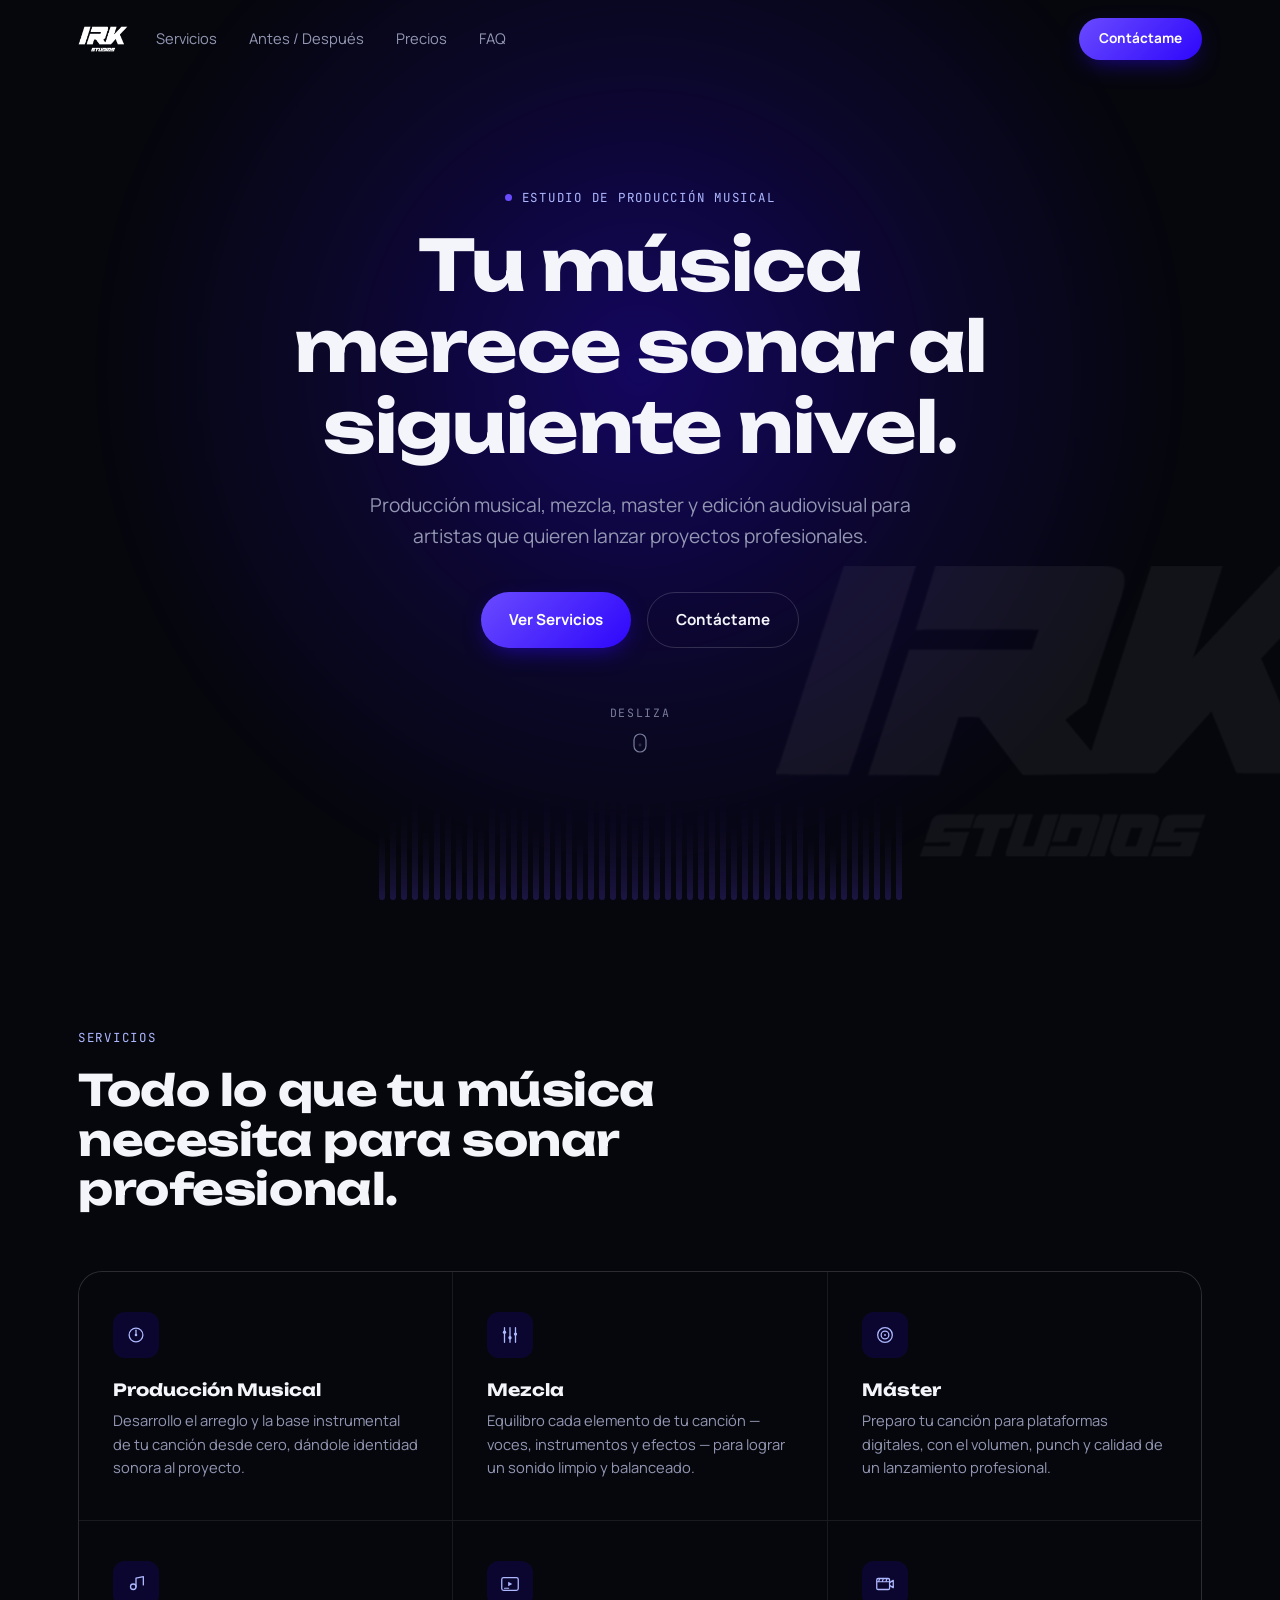
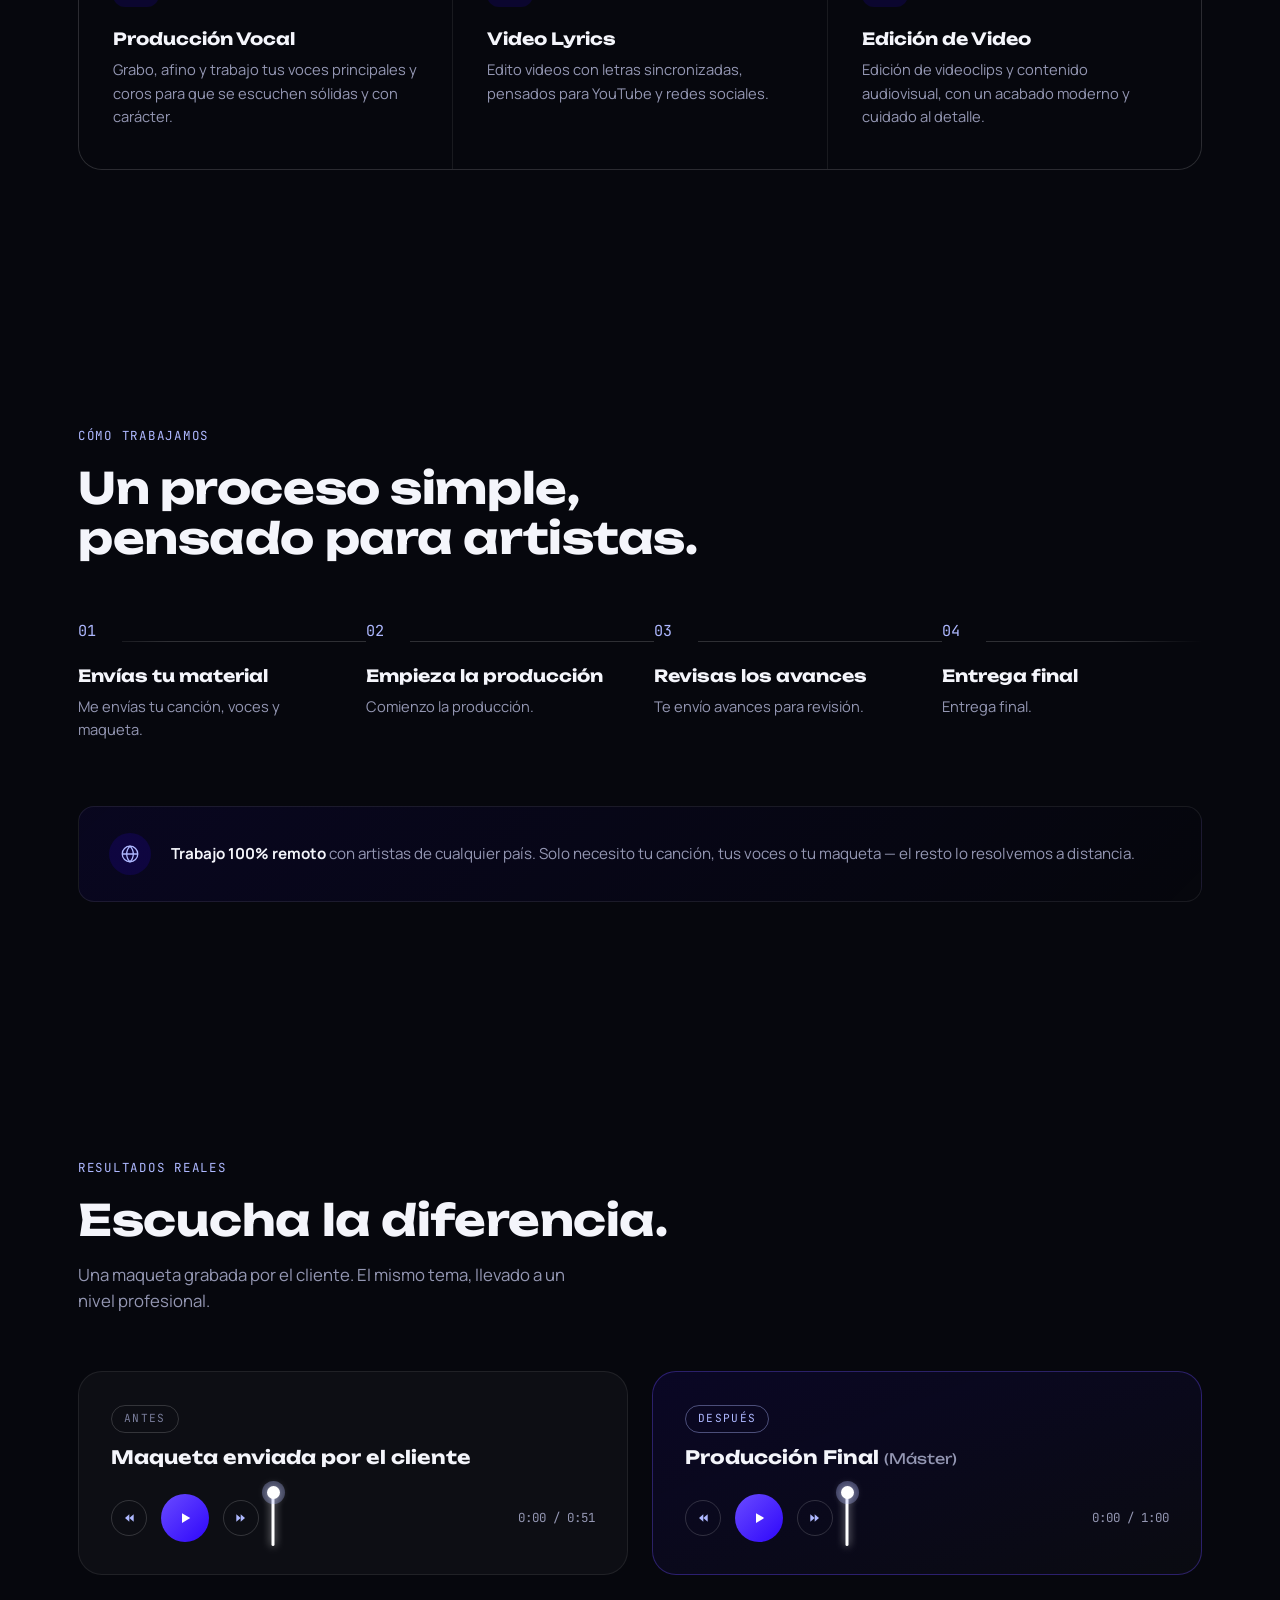
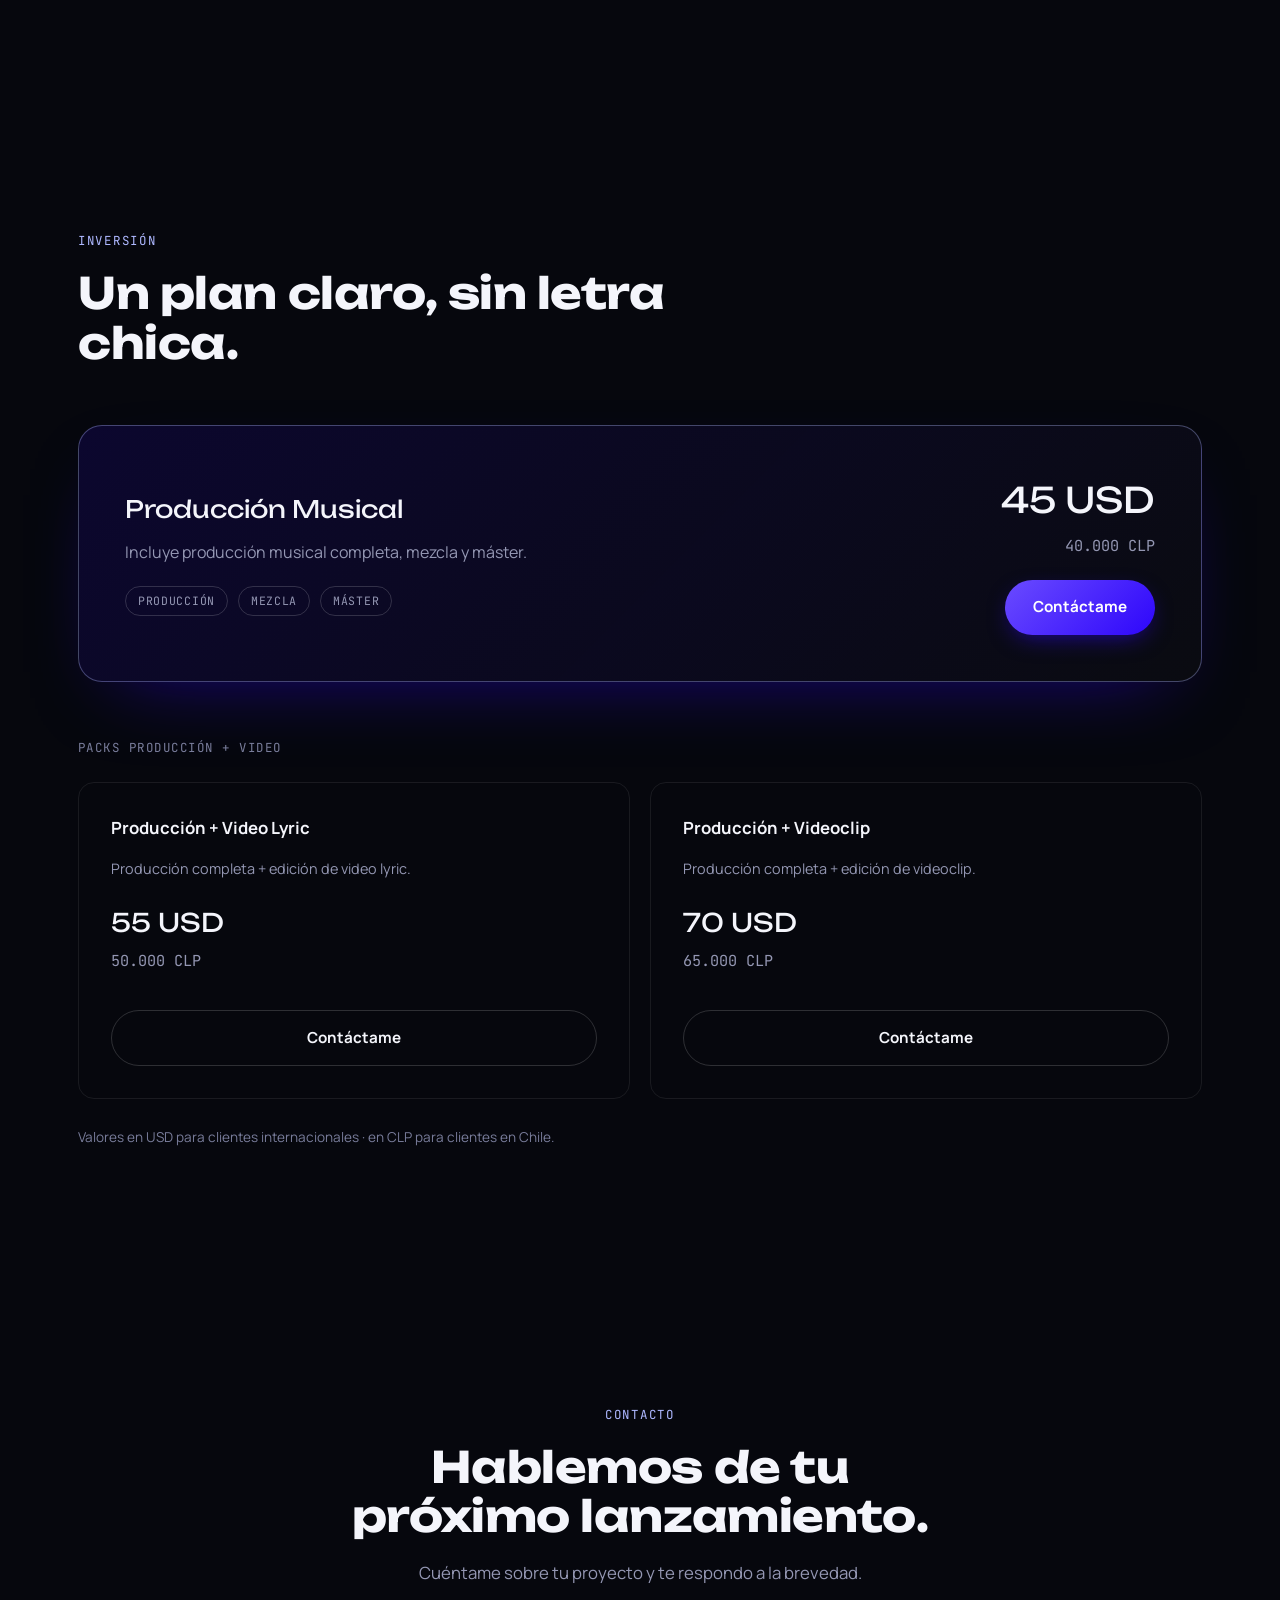
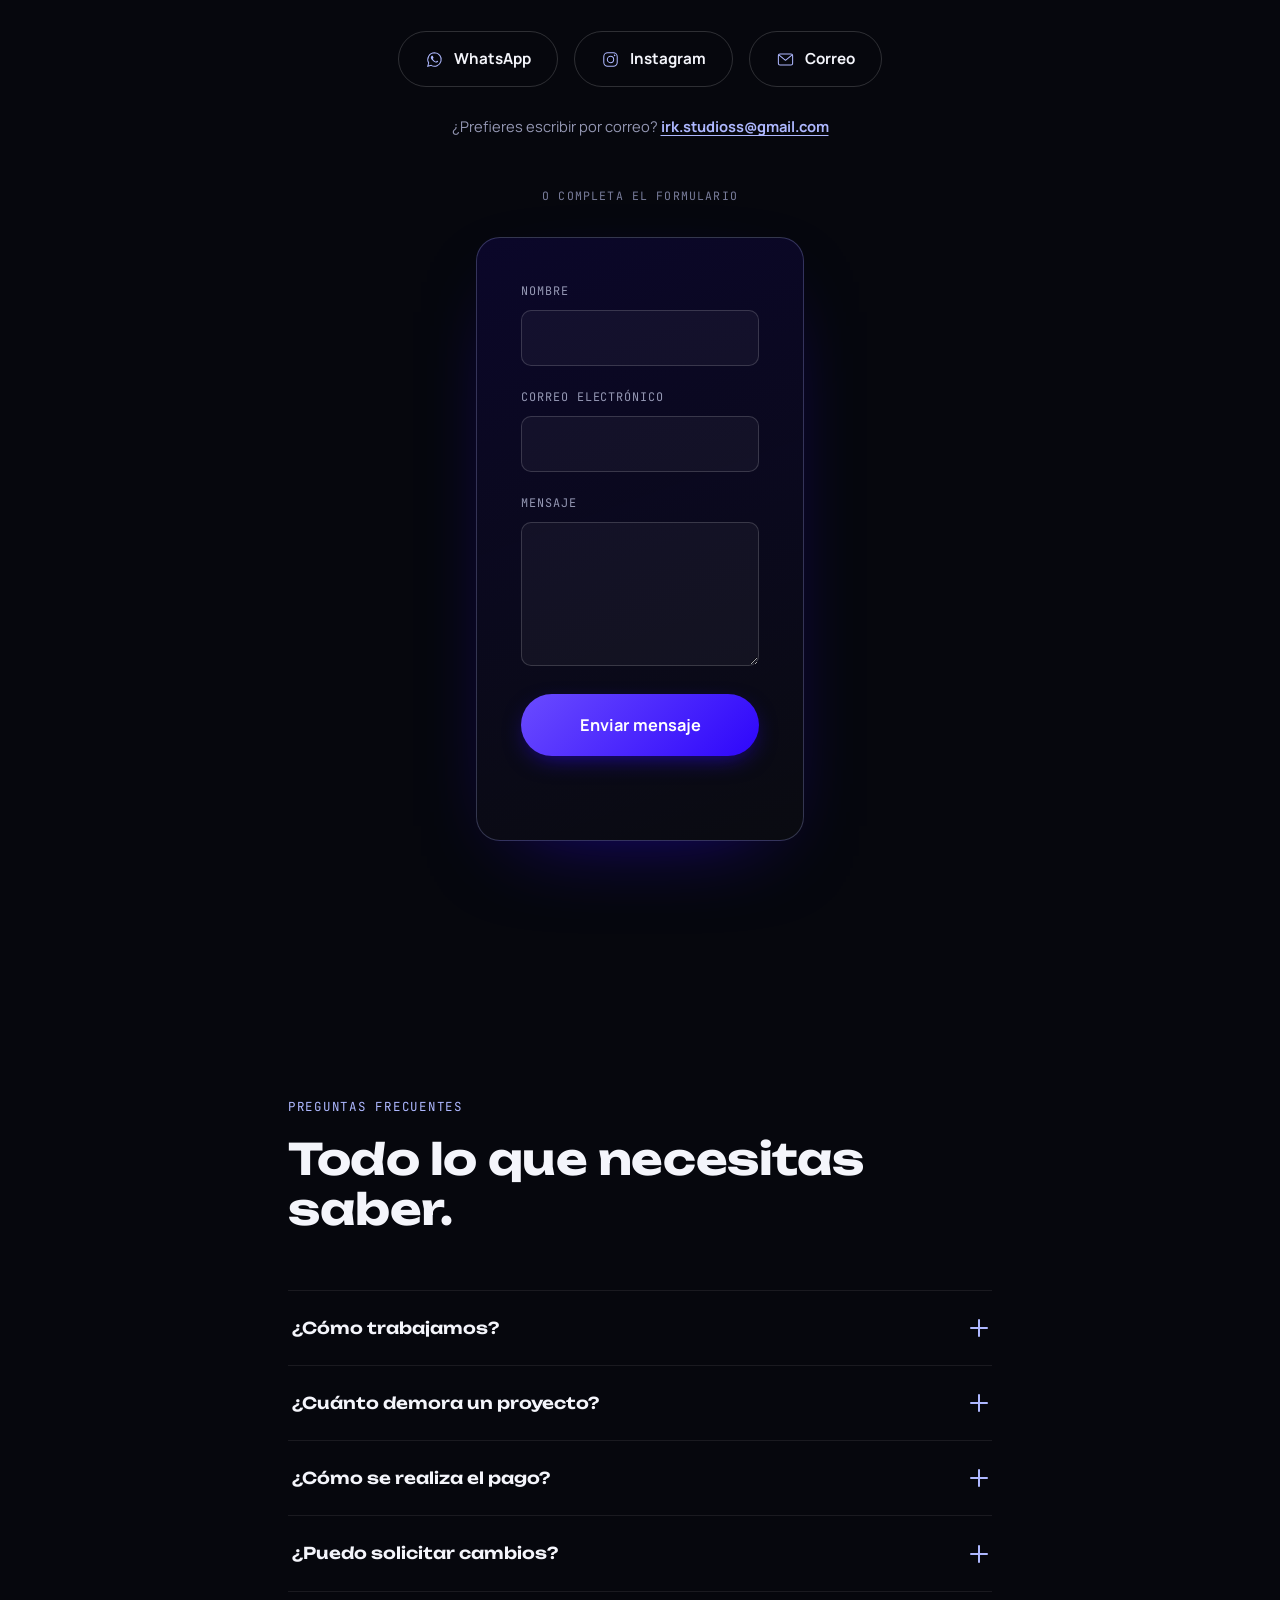
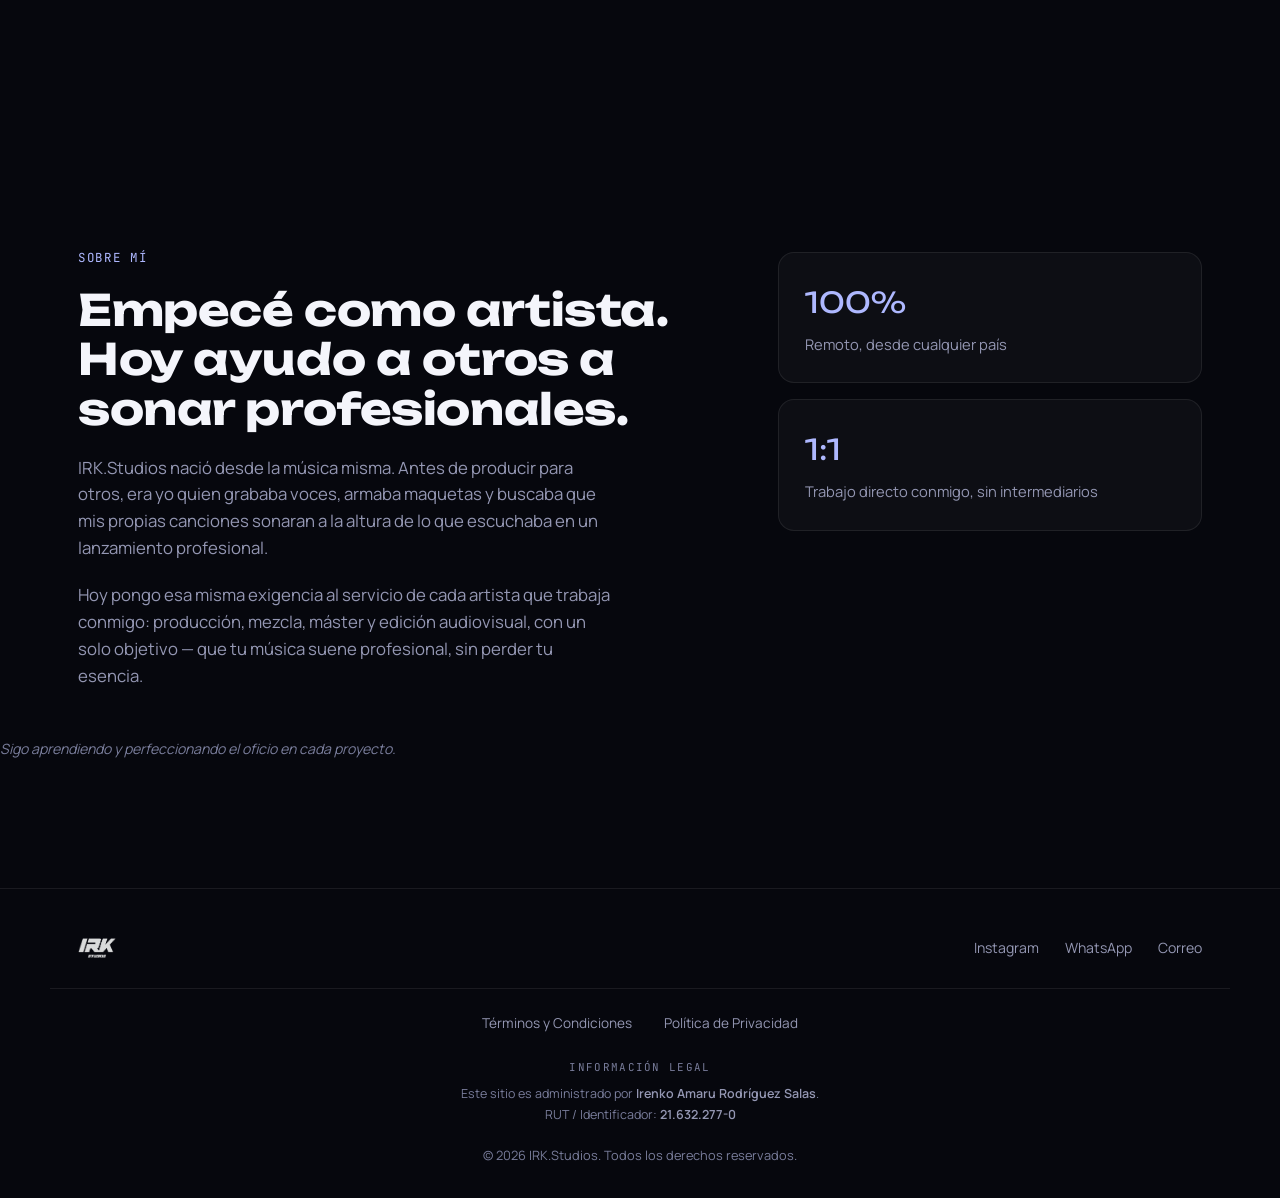
<file: index.html>
<!DOCTYPE html>
<html lang="es">
<head>
  <meta charset="UTF-8">
  <meta name="viewport" content="width=device-width, initial-scale=1.0">
  <meta name="robots" content="index, follow">
  <meta name="theme-color" content="#06070d">
  <title>IRK.Studios — Producción Musical, Mezcla y Máster</title>
  <meta name="description" content="IRK.Studios: producción musical, mezcla, máster, producción vocal y edición audiovisual para artistas que quieren sonar profesionales. Trabajo remoto, desde cualquier país.">

  <!-- TODO: replace with your real domain once the site is live, then update sitemap.xml and robots.txt to match -->
  <link rel="canonical" href="https://www.irkstudios.com/">

  <!-- Open Graph -->
  <meta property="og:type" content="website">
  <meta property="og:title" content="IRK.Studios — Producción Musical, Mezcla y Máster">
  <meta property="og:description" content="Producción musical, mezcla, máster y edición audiovisual para artistas que quieren lanzar proyectos profesionales.">
  <meta property="og:image" content="https://www.irkstudios.com/assets/images/og-cover.jpg">
  <meta property="og:url" content="https://www.irkstudios.com/">
  <meta property="og:site_name" content="IRK.Studios">
  <meta property="og:locale" content="es_CL">

  <!-- Favicon -->
  <link rel="icon" href="favicon.ico" sizes="any">
  <link rel="icon" type="image/png" sizes="32x32" href="assets/favicon/favicon-32x32.png">
  <link rel="icon" type="image/png" sizes="192x192" href="assets/favicon/android-chrome-192x192.png">
  <link rel="apple-touch-icon" sizes="180x180" href="assets/favicon/apple-touch-icon.png">

  <!-- Fonts -->
  <link rel="preconnect" href="https://fonts.googleapis.com">
  <link rel="preconnect" href="https://fonts.gstatic.com" crossorigin>
  <link href="https://fonts.googleapis.com/css2?family=Unbounded:wght@500;600;700;800&family=Manrope:wght@400;500;600;700&family=JetBrains+Mono:wght@400;500&display=swap" rel="stylesheet">

  <link rel="stylesheet" href="style.css">
</head>
<body>

  <!-- Skip link: invisible until focused, helps keyboard/screen-reader users jump past the nav -->
  <a href="#top" class="skip-link">Saltar al contenido principal</a>

  <!-- ============ NAV ============ -->
  <header class="nav" id="nav">
    <div class="nav__inner">
      <a href="#top" class="nav__brand" aria-label="IRK.Studios — Inicio">
        <img src="assets/images/irk-logo-white.png" alt="IRK.Studios" class="nav__logo" width="1449" height="753">
      </a>

      <nav class="nav__links" aria-label="Navegación principal">
        <a href="#servicios">Servicios</a>
        <a href="#antes-despues">Antes / Después</a>
        <a href="#precios">Precios</a>
        <a href="#faq">FAQ</a>
      </nav>

      <a href="#contacto" class="btn btn--primary btn--small nav__cta">Contáctame</a>

      <button class="nav__toggle" id="navToggle" aria-label="Abrir menú" aria-expanded="false" aria-controls="mobileMenu">
        <span></span><span></span><span></span>
      </button>
    </div>
  </header>

  <!-- ============ MOBILE MENU ============ -->
  <div class="mobile-menu" id="mobileMenu">
    <nav class="mobile-menu__links" aria-label="Navegación móvil">
      <a href="#servicios">Servicios</a>
      <a href="#antes-despues">Antes / Después</a>
      <a href="#precios">Precios</a>
      <a href="#faq">FAQ</a>
      <a href="#contacto" class="btn btn--primary mobile-menu__cta">Contáctame</a>
    </nav>
    <div class="mobile-menu__social">
      <a href="https://www.instagram.com/irk.studios/" target="_blank" rel="noopener">Instagram</a>
      <a href="https://wa.me/56983274786" target="_blank" rel="noopener">WhatsApp</a>
      <a href="mailto:irk.studioss@gmail.com">Correo</a>
    </div>
  </div>

  <main id="top">

    <!-- ============ HERO ============ -->
    <section class="hero">
      <div class="hero__bg" aria-hidden="true">
        <div class="hero__glow"></div>
        <img src="assets/images/irk-logo-white.png" alt="" class="hero__watermark" width="1449" height="753">
        <div class="hero__eq" id="heroEq"></div>
      </div>

      <div class="hero__content">
        <p class="eyebrow hero__eyebrow"><span class="eyebrow__dot" aria-hidden="true"></span>Estudio de producción musical</p>
        <h1 class="hero__title">Tu música merece sonar al siguiente nivel.</h1>
        <p class="hero__subtitle">Producción musical, mezcla, master y edición audiovisual para artistas que quieren lanzar proyectos profesionales.</p>
        <div class="hero__actions">
          <a href="#servicios" class="btn btn--primary">Ver Servicios</a>
          <a href="#contacto" class="btn btn--ghost">Contáctame</a>
        </div>
      </div>

      <a href="#servicios" class="hero__scroll" aria-label="Desplázate para ver más">
        <span>Desliza</span>
        <img src="assets/icons/scroll-indicator.svg" alt="" width="14" height="20">
      </a>
    </section>

    <!-- ============ SERVICES ============ -->
    <section class="services section" id="servicios" aria-labelledby="servicios-title">
      <div class="section__inner">
        <div class="section__head reveal">
          <p class="eyebrow">Servicios</p>
          <h2 class="section__title" id="servicios-title">Todo lo que tu música necesita para sonar profesional.</h2>
        </div>

        <div class="services__grid">

          <article class="service-card reveal">
            <span class="service-card__icon">
              <img src="assets/icons/service-production.svg" alt="" width="22" height="22" loading="lazy" decoding="async">
            </span>
            <h3>Producción Musical</h3>
            <p>Desarrollo el arreglo y la base instrumental de tu canción desde cero, dándole identidad sonora al proyecto.</p>
          </article>

          <article class="service-card reveal">
            <span class="service-card__icon">
              <img src="assets/icons/service-mix.svg" alt="" width="22" height="22" loading="lazy" decoding="async">
            </span>
            <h3>Mezcla</h3>
            <p>Equilibro cada elemento de tu canción — voces, instrumentos y efectos — para lograr un sonido limpio y balanceado.</p>
          </article>

          <article class="service-card reveal">
            <span class="service-card__icon">
              <img src="assets/icons/service-master.svg" alt="" width="22" height="22" loading="lazy" decoding="async">
            </span>
            <h3>Máster</h3>
            <p>Preparo tu canción para plataformas digitales, con el volumen, punch y calidad de un lanzamiento profesional.</p>
          </article>

          <article class="service-card reveal">
            <span class="service-card__icon">
              <img src="assets/icons/service-vocal.svg" alt="" width="22" height="22" loading="lazy" decoding="async">
            </span>
            <h3>Producción Vocal</h3>
            <p>Grabo, afino y trabajo tus voces principales y coros para que se escuchen sólidas y con carácter.</p>
          </article>

          <article class="service-card reveal">
            <span class="service-card__icon">
              <img src="assets/icons/service-video-lyrics.svg" alt="" width="22" height="22" loading="lazy" decoding="async">
            </span>
            <h3>Video Lyrics</h3>
            <p>Edito videos con letras sincronizadas, pensados para YouTube y redes sociales.</p>
          </article>

          <article class="service-card reveal">
            <span class="service-card__icon">
              <img src="assets/icons/service-video-edit.svg" alt="" width="22" height="22" loading="lazy" decoding="async">
            </span>
            <h3>Edición de Video</h3>
            <p>Edición de videoclips y contenido audiovisual, con un acabado moderno y cuidado al detalle.</p>
          </article>

        </div>
      </div>
    </section>

    <!-- ============ WORKFLOW ============ -->
    <section class="workflow section" id="proceso" aria-labelledby="proceso-title">
      <div class="section__inner">
        <div class="section__head reveal">
          <p class="eyebrow">Cómo trabajamos</p>
          <h2 class="section__title" id="proceso-title">Un proceso simple, pensado para artistas.</h2>
        </div>

        <ol class="workflow__steps">
          <li class="workflow__step reveal">
            <span class="workflow__number">01</span>
            <h3>Envías tu material</h3>
            <p>Me envías tu canción, voces y maqueta.</p>
          </li>
          <li class="workflow__step reveal">
            <span class="workflow__number">02</span>
            <h3>Empieza la producción</h3>
            <p>Comienzo la producción.</p>
          </li>
          <li class="workflow__step reveal">
            <span class="workflow__number">03</span>
            <h3>Revisas los avances</h3>
            <p>Te envío avances para revisión.</p>
          </li>
          <li class="workflow__step reveal">
            <span class="workflow__number">04</span>
            <h3>Entrega final</h3>
            <p>Entrega final.</p>
          </li>
        </ol>

        <div class="remote-strip reveal">
          <span class="remote-strip__icon">
            <img src="assets/icons/globe.svg" alt="" width="22" height="22" loading="lazy" decoding="async">
          </span>
          <p><strong>Trabajo 100% remoto</strong> con artistas de cualquier país. Solo necesito tu canción, tus voces o tu maqueta — el resto lo resolvemos a distancia.</p>
        </div>
      </div>
    </section>

    <!-- ============ BEFORE / AFTER ============ -->
    <section class="compare section" id="antes-despues" aria-labelledby="antes-despues-title">
      <div class="section__inner">
        <div class="section__head reveal">
          <p class="eyebrow">Resultados reales</p>
          <h2 class="section__title" id="antes-despues-title">Escucha la diferencia.</h2>
          <p class="section__lead">Una maqueta grabada por el cliente. El mismo tema, llevado a un nivel profesional.</p>
        </div>

        <div class="compare__grid reveal">
          <div class="wave-player" data-track="maqueta">
            <div class="wave-player__head">
              <span class="wave-player__tag">Antes</span>
              <h3>Maqueta enviada por el cliente</h3>
            </div>
            <div class="wave-player__controls">
              <button class="wave-skip wave-skip--back" type="button" aria-label="Retroceder 5 segundos">
                <img src="assets/icons/skip-back.svg" alt="" width="18" height="18">
              </button>
              <button class="wave-play" type="button" aria-label="Reproducir maqueta">
                <img class="icon-play" src="assets/icons/play.svg" alt="" width="18" height="18">
                <img class="icon-pause" src="assets/icons/pause.svg" alt="" width="18" height="18" hidden>
              </button>
              <button class="wave-skip wave-skip--forward" type="button" aria-label="Adelantar 5 segundos">
                <img src="assets/icons/skip-forward.svg" alt="" width="18" height="18">
              </button>
              <div class="wave-track" tabindex="0" role="slider" aria-label="Progreso de audio: maqueta" aria-valuemin="0" aria-valuemax="100" aria-valuenow="0">
                <div class="wave-visual">
                  <div class="wave-bars wave-bars--bg"></div>
                  <div class="wave-progress"><div class="wave-bars wave-bars--fg"></div></div>
                </div>
                <div class="wave-playhead"></div>
              </div>
              <span class="wave-time"><span class="wave-time__current">0:00</span> / <span class="wave-time__duration">0:00</span></span>
            </div>
            <audio class="wave-audio" src="assets/audio/maqueta-cliente.mp3" preload="metadata"></audio>
          </div>

          <div class="wave-player wave-player--accent" data-track="master">
            <div class="wave-player__head">
              <span class="wave-player__tag wave-player__tag--accent">Después</span>
              <h3>Producción Final <span class="wave-player__sub">(Máster)</span></h3>
            </div>
            <div class="wave-player__controls">
              <button class="wave-skip wave-skip--back" type="button" aria-label="Retroceder 5 segundos">
                <img src="assets/icons/skip-back.svg" alt="" width="18" height="18">
              </button>
              <button class="wave-play" type="button" aria-label="Reproducir producción final">
                <img class="icon-play" src="assets/icons/play.svg" alt="" width="18" height="18">
                <img class="icon-pause" src="assets/icons/pause.svg" alt="" width="18" height="18" hidden>
              </button>
              <button class="wave-skip wave-skip--forward" type="button" aria-label="Adelantar 5 segundos">
                <img src="assets/icons/skip-forward.svg" alt="" width="18" height="18">
              </button>
              <div class="wave-track" tabindex="0" role="slider" aria-label="Progreso de audio: producción final" aria-valuemin="0" aria-valuemax="100" aria-valuenow="0">
                <div class="wave-visual">
                  <div class="wave-bars wave-bars--bg"></div>
                  <div class="wave-progress"><div class="wave-bars wave-bars--fg"></div></div>
                </div>
                <div class="wave-playhead"></div>
              </div>
              <span class="wave-time"><span class="wave-time__current">0:00</span> / <span class="wave-time__duration">0:00</span></span>
            </div>
            <audio class="wave-audio" src="assets/audio/master-final.mp3" preload="metadata"></audio>
          </div>
        </div>
      </div>
    </section>

    <!-- ============ PRICING ============ -->
    <section class="pricing section" id="precios" aria-labelledby="precios-title">
      <div class="section__inner">
        <div class="section__head reveal">
          <p class="eyebrow">Inversión</p>
          <h2 class="section__title" id="precios-title">Un plan claro, sin letra chica.</h2>
        </div>

        <div class="pricing__featured reveal">
          <div class="price-card price-card--main">
            <div class="price-card__info">
              <span class="price-card__name">Producción Musical</span>
              <p class="price-card__desc">Incluye producción musical completa, mezcla y máster.</p>
              <div class="price-card__tags">
                <span>Producción</span><span>Mezcla</span><span>Máster</span>
              </div>
            </div>
            <div class="price-card__value">
              <span class="price-card__amount">45 USD</span>
              <span class="price-card__amount-alt">40.000 CLP</span>
              <a href="#contacto" class="btn btn--primary">Contáctame</a>
            </div>
          </div>
        </div>

        <p class="pricing__packs-label reveal">Packs producción + video</p>

        <div class="pricing__grid reveal">
          <div class="price-card">
            <span class="price-card__name">Producción + Video Lyric</span>
            <p class="price-card__desc">Producción completa + edición de video lyric.</p>
            <div class="price-card__value price-card__value--stacked">
              <span class="price-card__amount">55 USD</span>
              <span class="price-card__amount-alt">50.000 CLP</span>
            </div>
            <a href="#contacto" class="btn btn--outline">Contáctame</a>
          </div>

          <div class="price-card">
            <span class="price-card__name">Producción + Videoclip</span>
            <p class="price-card__desc">Producción completa + edición de videoclip.</p>
            <div class="price-card__value price-card__value--stacked">
              <span class="price-card__amount">70 USD</span>
              <span class="price-card__amount-alt">65.000 CLP</span>
            </div>
            <a href="#contacto" class="btn btn--outline">Contáctame</a>
          </div>
        </div>

        <p class="pricing__note reveal">Valores en USD para clientes internacionales · en CLP para clientes en Chile.</p>
      </div>
    </section>

    <!-- ============ CONTACT ============ -->
    <section class="contact section" id="contacto" aria-labelledby="contacto-title">
      <div class="section__inner reveal">
        <p class="eyebrow">Contacto</p>
        <h2 class="section__title contact__title" id="contacto-title">Hablemos de tu próximo lanzamiento.</h2>
        <p class="contact__lead">Cuéntame sobre tu proyecto y te respondo a la brevedad.</p>

        <div class="contact__actions">
          <a href="https://wa.me/56983274786" target="_blank" rel="noopener" class="contact__btn">
            <img src="assets/icons/whatsapp.svg" alt="" width="19" height="19" loading="lazy" decoding="async">
            WhatsApp
          </a>
          <a href="https://www.instagram.com/irk.studios/" target="_blank" rel="noopener" class="contact__btn">
            <img src="assets/icons/instagram.svg" alt="" width="19" height="19" loading="lazy" decoding="async">
            Instagram
          </a>
          <a href="mailto:irk.studioss@gmail.com" class="contact__btn">
            <img src="assets/icons/mail.svg" alt="" width="19" height="19" loading="lazy" decoding="async">
            Correo
          </a>
        </div>

        <p class="contact__email-note">¿Prefieres escribir por correo? <a href="mailto:irk.studioss@gmail.com">irk.studioss@gmail.com</a></p>

        <div class="contact__divider" role="separator" aria-label="o completa el formulario">
          <span>o completa el formulario</span>
        </div>

        <!-- FormSubmit destination: change the email address right here (both in the form's
             action URL below) if you ever need messages to go to a different inbox. -->
        <form class="contact-form" id="contactForm" action="https://formsubmit.co/irk.studioss@gmail.com" method="POST">
          <!-- FormSubmit configuration: no backend needed. First submission triggers a one-time
               confirmation email to irk.studioss@gmail.com that must be clicked to activate it.
               Until confirmed, submissions will show the inline error message below the form. -->
          <input type="hidden" name="_subject" value="Nuevo mensaje desde el sitio de IRK.Studios">
          <input type="hidden" name="_template" value="table">
          <input type="hidden" name="_captcha" value="false">
          <!-- TODO: replace with your real domain once the site is live (used only as a fallback
               redirect if JavaScript is unavailable — the normal flow shows an inline message and
               never leaves this page) -->
          <input type="hidden" name="_next" value="https://www.irkstudios.com/gracias.html">
          <input type="text" name="_honey" class="contact-form__honey" tabindex="-1" autocomplete="off" aria-hidden="true">

          <div class="contact-form__row">
            <label for="cf-name">Nombre</label>
            <input type="text" id="cf-name" name="name" autocomplete="name" required>
          </div>

          <div class="contact-form__row">
            <label for="cf-email">Correo electrónico</label>
            <input type="email" id="cf-email" name="email" autocomplete="email" required>
          </div>

          <div class="contact-form__row">
            <label for="cf-message">Mensaje</label>
            <textarea id="cf-message" name="message" rows="5" required></textarea>
          </div>

          <button type="submit" class="btn btn--primary contact-form__submit">
            <span class="contact-form__submit-text">Enviar mensaje</span>
          </button>

          <p class="contact-form__status" role="status" aria-live="polite"></p>
        </form>
      </div>
    </section>

    <!-- ============ FAQ ============ -->
    <section class="faq section" id="faq" aria-labelledby="faq-title">
      <div class="section__inner section__inner--narrow">
        <div class="section__head reveal">
          <p class="eyebrow">Preguntas frecuentes</p>
          <h2 class="section__title" id="faq-title">Todo lo que necesitas saber.</h2>
        </div>

        <div class="faq__list reveal">
          <div class="faq__item">
            <button class="faq__question" aria-expanded="false">
              <span>¿Cómo trabajamos?</span>
              <span class="faq__icon" aria-hidden="true"></span>
            </button>
            <div class="faq__answer">
              <p>Me envías tu canción, tu maqueta o tus voces, y trabajamos el proyecto de forma 100% remota. Durante el proceso te comparto avances para que los revises antes de la entrega final.</p>
            </div>
          </div>

          <div class="faq__item">
            <button class="faq__question" aria-expanded="false">
              <span>¿Cuánto demora un proyecto?</span>
              <span class="faq__icon" aria-hidden="true"></span>
            </button>
            <div class="faq__answer">
              <p>Depende de la complejidad de cada canción. Trabajo con tiempos claros y te mantengo al tanto del avance en cada etapa del proceso.</p>
            </div>
          </div>

          <div class="faq__item">
            <button class="faq__question" aria-expanded="false">
              <span>¿Cómo se realiza el pago?</span>
              <span class="faq__icon" aria-hidden="true"></span>
            </button>
            <div class="faq__answer">
              <p>El pago se realiza preferentemente antes de comenzar el proyecto. Si lo necesitas, también puede dividirse en dos partes. Los proyectos pagados por completo tienen prioridad.</p>
            </div>
          </div>

          <div class="faq__item">
            <button class="faq__question" aria-expanded="false">
              <span>¿Puedo solicitar cambios?</span>
              <span class="faq__icon" aria-hidden="true"></span>
            </button>
            <div class="faq__answer">
              <p>Sí. Durante la revisión de avances puedes pedir ajustes antes de la entrega final, para asegurar que el resultado sea el que buscas.</p>
            </div>
          </div>
        </div>
      </div>
    </section>

    <!-- ============ ABOUT ============ -->
    <section class="about section" id="sobre-mi" aria-labelledby="sobre-mi-title">
      <div class="section__inner about__grid reveal">
        <div class="about__main">
          <p class="eyebrow">Sobre mí</p>
          <h2 class="section__title" id="sobre-mi-title">Empecé como artista.<br>Hoy ayudo a otros a sonar profesionales.</h2>
          <p class="about__text">
            IRK.Studios nació desde la música misma. Antes de producir para otros, era yo quien grababa voces,
            armaba maquetas y buscaba que mis propias canciones sonaran a la altura de lo que escuchaba en
            un lanzamiento profesional.
          </p>
          <p class="about__text">
            Hoy pongo esa misma exigencia al servicio de cada artista que trabaja conmigo: producción, mezcla,
            máster y edición audiovisual, con un solo objetivo — que tu música suene profesional, sin perder tu esencia.
          </p>
        </div>
        <div class="about__side">
          <div class="about__card">
            <span class="about__card-number">100%</span>
            <span class="about__card-label">Remoto, desde cualquier país</span>
          </div>
          <div class="about__card">
            <span class="about__card-number">1:1</span>
            <span class="about__card-label">Trabajo directo conmigo, sin intermediarios</span>
          </div>
        </div>
      </div>
      <p class="about__note reveal">Sigo aprendiendo y perfeccionando el oficio en cada proyecto.</p>
    </section>

  </main>


  <!-- ============ FOOTER ============ -->
  <footer class="footer">
    <div class="footer__inner">
      <img src="assets/images/irk-logo-white.png" alt="IRK.Studios" class="footer__logo" width="1449" height="753" loading="lazy" decoding="async">
      <div class="footer__social">
        <a href="https://www.instagram.com/irk.studios/" target="_blank" rel="noopener">Instagram</a>
        <a href="https://wa.me/56983274786" target="_blank" rel="noopener">WhatsApp</a>
        <a href="mailto:irk.studioss@gmail.com">Correo</a>
      </div>
    </div>

    <nav class="footer__legal-links" aria-label="Legal">
      <a href="terminos.html">Términos y Condiciones</a>
      <a href="privacidad.html">Política de Privacidad</a>
    </nav>

    <div class="footer__legal-info">
      <p class="footer__legal-title">Información legal</p>
      <p>Este sitio es administrado por <strong>Irenko Amaru Rodríguez Salas</strong>.</p>
      <p>RUT / Identificador: <strong>21.632.277-0</strong></p>
    </div>

    <p class="footer__copy">© <span id="year">2026</span> IRK.Studios. Todos los derechos reservados.</p>
  </footer>

  <script src="script.js"></script>
</body>
</html>
</file>
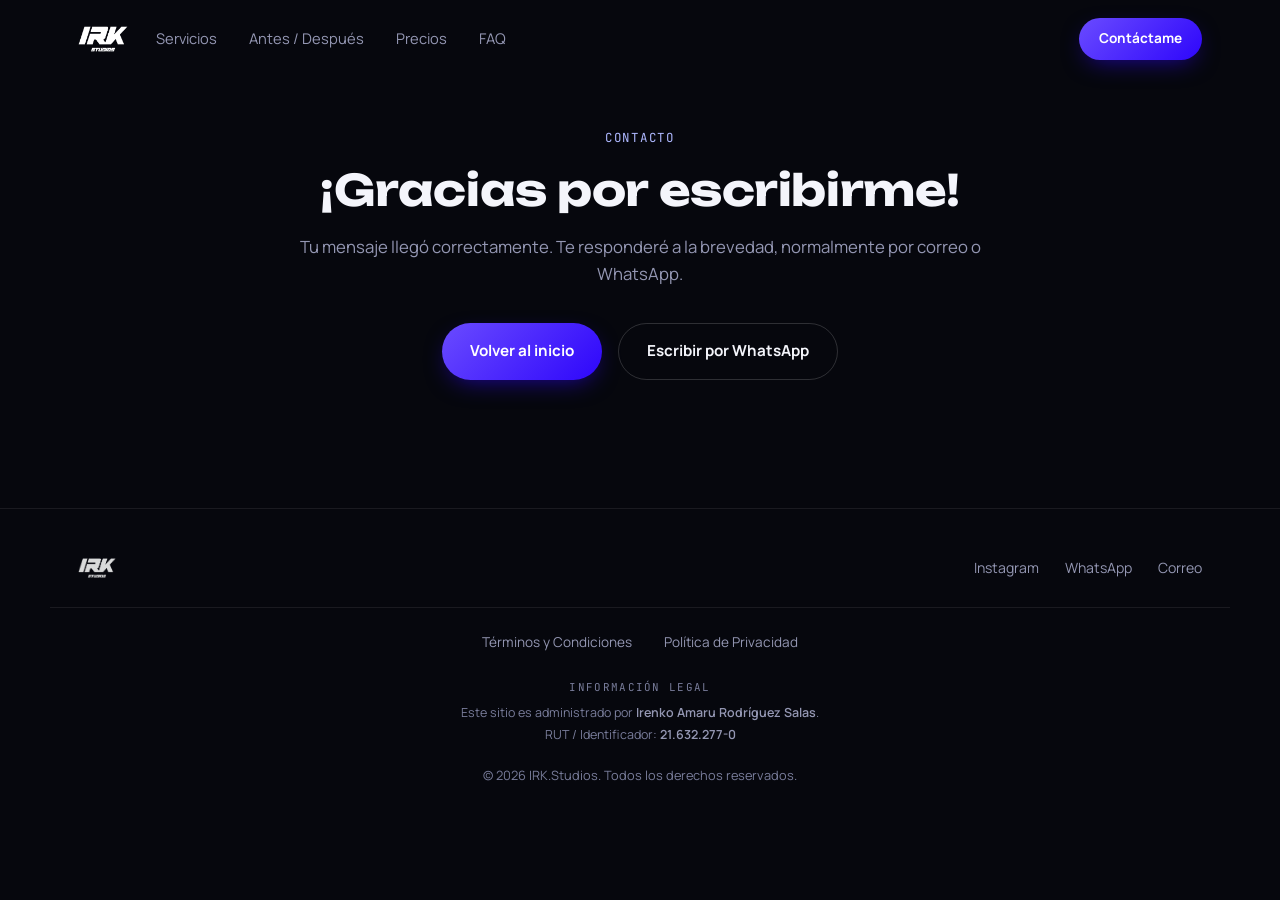
<file: gracias.html>
<!DOCTYPE html>
<html lang="es">
<head>
  <meta charset="UTF-8">
  <meta name="viewport" content="width=device-width, initial-scale=1.0">
  <meta name="robots" content="noindex, follow">
  <meta name="theme-color" content="#06070d">
  <title>Gracias por contactarme — IRK.Studios</title>
  <meta name="description" content="Gracias por escribir a IRK.Studios. Tu mensaje fue recibido y te responderé a la brevedad.">

  <!-- Favicon -->
  <link rel="icon" href="favicon.ico" sizes="any">
  <link rel="icon" type="image/png" sizes="32x32" href="assets/favicon/favicon-32x32.png">
  <link rel="icon" type="image/png" sizes="192x192" href="assets/favicon/android-chrome-192x192.png">
  <link rel="apple-touch-icon" sizes="180x180" href="assets/favicon/apple-touch-icon.png">

  <!-- Fonts -->
  <link rel="preconnect" href="https://fonts.googleapis.com">
  <link rel="preconnect" href="https://fonts.gstatic.com" crossorigin>
  <link href="https://fonts.googleapis.com/css2?family=Unbounded:wght@500;600;700;800&family=Manrope:wght@400;500;600;700&family=JetBrains+Mono:wght@400;500&display=swap" rel="stylesheet">

  <link rel="stylesheet" href="style.css">
</head>
<body>

  <a href="#contenido" class="skip-link">Saltar al contenido principal</a>

  <!-- ============ NAV ============ -->
  <header class="nav" id="nav">
    <div class="nav__inner">
      <a href="index.html" class="nav__brand" aria-label="IRK.Studios — Inicio">
        <img src="assets/images/irk-logo-white.png" alt="IRK.Studios" class="nav__logo" width="1449" height="753">
      </a>

      <nav class="nav__links" aria-label="Navegación principal">
        <a href="index.html#servicios">Servicios</a>
        <a href="index.html#antes-despues">Antes / Después</a>
        <a href="index.html#precios">Precios</a>
        <a href="index.html#faq">FAQ</a>
      </nav>

      <a href="index.html#contacto" class="btn btn--primary btn--small nav__cta">Contáctame</a>

      <button class="nav__toggle" id="navToggle" aria-label="Abrir menú" aria-expanded="false" aria-controls="mobileMenu">
        <span></span><span></span><span></span>
      </button>
    </div>
  </header>

  <!-- ============ MOBILE MENU ============ -->
  <div class="mobile-menu" id="mobileMenu">
    <nav class="mobile-menu__links" aria-label="Navegación móvil">
      <a href="index.html#servicios">Servicios</a>
      <a href="index.html#antes-despues">Antes / Después</a>
      <a href="index.html#precios">Precios</a>
      <a href="index.html#faq">FAQ</a>
      <a href="index.html#contacto" class="btn btn--primary mobile-menu__cta">Contáctame</a>
    </nav>
    <div class="mobile-menu__social">
      <a href="https://www.instagram.com/irk.studios/" target="_blank" rel="noopener">Instagram</a>
      <a href="https://wa.me/56983274786" target="_blank" rel="noopener">WhatsApp</a>
      <a href="mailto:irk.studioss@gmail.com">Correo</a>
    </div>
  </div>

  <main id="contenido">
    <section class="section">
      <div class="section__inner section__inner--narrow section__inner--center">
        <p class="eyebrow eyebrow--center">Contacto</p>
        <h1 class="section__title">¡Gracias por escribirme!</h1>
        <p class="contact__lead">Tu mensaje llegó correctamente. Te responderé a la brevedad, normalmente por correo o WhatsApp.</p>
        <div class="hero__actions gracias__actions">
          <a href="index.html" class="btn btn--primary">Volver al inicio</a>
          <a href="https://wa.me/56983274786" target="_blank" rel="noopener" class="btn btn--ghost">Escribir por WhatsApp</a>
        </div>
      </div>
    </section>
  </main>

  <!-- ============ FOOTER ============ -->
  <footer class="footer">
    <div class="footer__inner">
      <img src="assets/images/irk-logo-white.png" alt="IRK.Studios" class="footer__logo" width="1449" height="753" loading="lazy" decoding="async">
      <div class="footer__social">
        <a href="https://www.instagram.com/irk.studios/" target="_blank" rel="noopener">Instagram</a>
        <a href="https://wa.me/56983274786" target="_blank" rel="noopener">WhatsApp</a>
        <a href="mailto:irk.studioss@gmail.com">Correo</a>
      </div>
    </div>

    <nav class="footer__legal-links" aria-label="Legal">
      <a href="terminos.html">Términos y Condiciones</a>
      <a href="privacidad.html">Política de Privacidad</a>
    </nav>

    <div class="footer__legal-info">
      <p class="footer__legal-title">Información legal</p>
      <p>Este sitio es administrado por <strong>Irenko Amaru Rodríguez Salas</strong>.</p>
      <p>RUT / Identificador: <strong>21.632.277-0</strong></p>
    </div>

    <p class="footer__copy">© <span id="year">2026</span> IRK.Studios. Todos los derechos reservados.</p>
  </footer>

  <script src="script.js"></script>
</body>
</html>
</file>
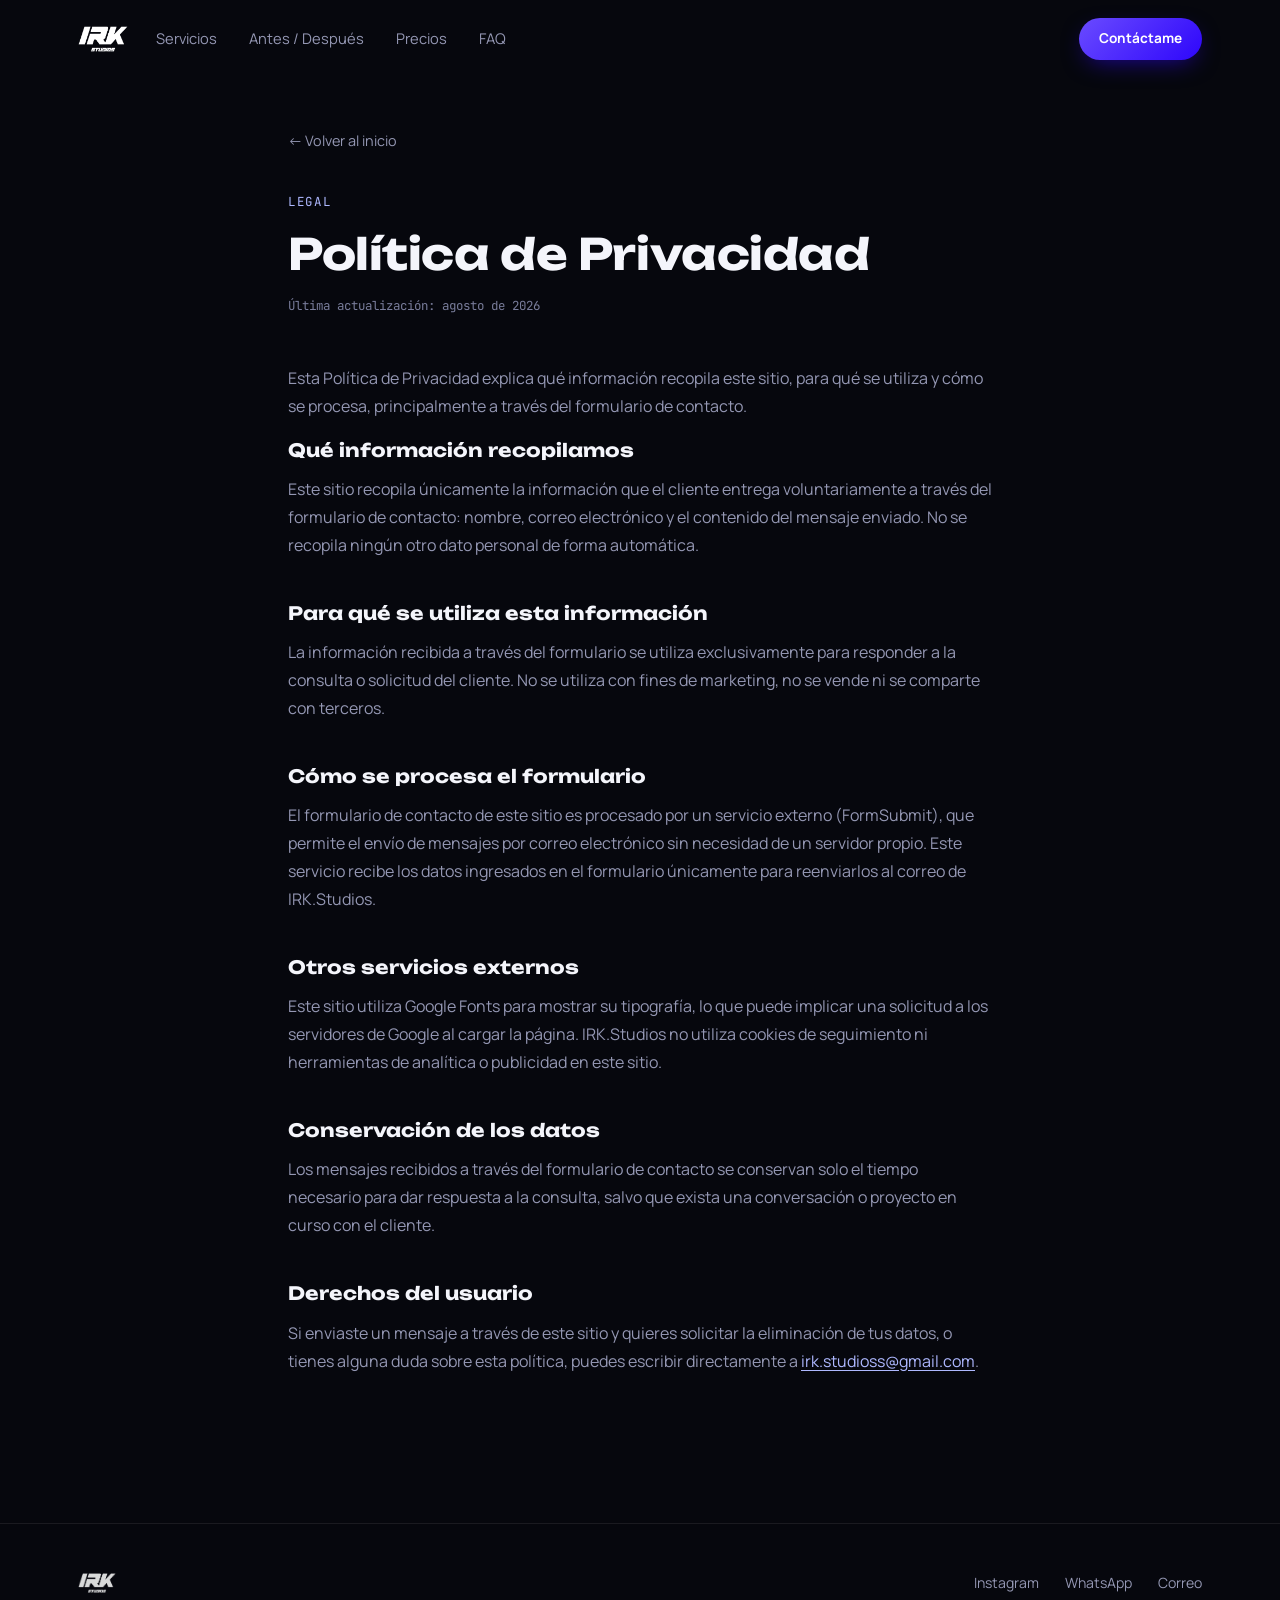
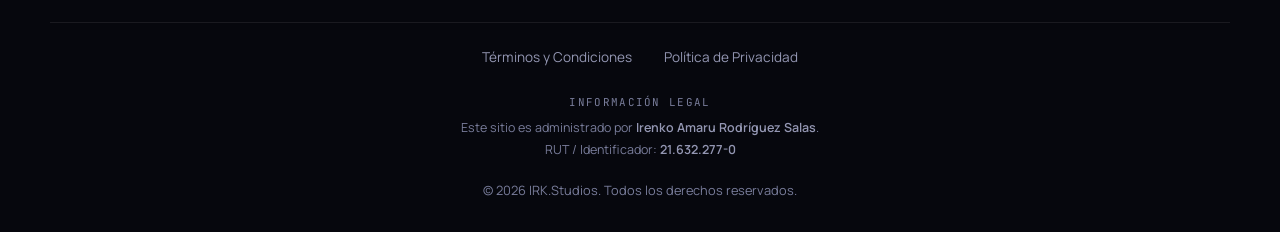
<file: privacidad.html>
<!DOCTYPE html>
<html lang="es">
<head>
  <meta charset="UTF-8">
  <meta name="viewport" content="width=device-width, initial-scale=1.0">
  <meta name="robots" content="index, follow">
  <meta name="theme-color" content="#06070d">
  <title>Política de Privacidad — IRK.Studios</title>
  <meta name="description" content="Política de privacidad de IRK.Studios: qué datos se recopilan a través del formulario de contacto y cómo se utilizan.">

  <!-- TODO: replace with your real domain once the site is live -->
  <link rel="canonical" href="https://www.irkstudios.com/privacidad.html">

  <!-- Open Graph -->
  <meta property="og:type" content="website">
  <meta property="og:title" content="Política de Privacidad — IRK.Studios">
  <meta property="og:description" content="Política de privacidad de IRK.Studios.">
  <meta property="og:url" content="https://www.irkstudios.com/privacidad.html">
  <meta property="og:site_name" content="IRK.Studios">
  <meta property="og:locale" content="es_CL">

  <!-- Favicon -->
  <link rel="icon" href="favicon.ico" sizes="any">
  <link rel="icon" type="image/png" sizes="32x32" href="assets/favicon/favicon-32x32.png">
  <link rel="icon" type="image/png" sizes="192x192" href="assets/favicon/android-chrome-192x192.png">
  <link rel="apple-touch-icon" sizes="180x180" href="assets/favicon/apple-touch-icon.png">

  <!-- Fonts -->
  <link rel="preconnect" href="https://fonts.googleapis.com">
  <link rel="preconnect" href="https://fonts.gstatic.com" crossorigin>
  <link href="https://fonts.googleapis.com/css2?family=Unbounded:wght@500;600;700;800&family=Manrope:wght@400;500;600;700&family=JetBrains+Mono:wght@400;500&display=swap" rel="stylesheet">

  <link rel="stylesheet" href="style.css">
</head>
<body>

  <a href="#contenido" class="skip-link">Saltar al contenido principal</a>

  <!-- ============ NAV ============ -->
  <header class="nav" id="nav">
    <div class="nav__inner">
      <a href="index.html" class="nav__brand" aria-label="IRK.Studios — Inicio">
        <img src="assets/images/irk-logo-white.png" alt="IRK.Studios" class="nav__logo" width="1449" height="753">
      </a>

      <nav class="nav__links" aria-label="Navegación principal">
        <a href="index.html#servicios">Servicios</a>
        <a href="index.html#antes-despues">Antes / Después</a>
        <a href="index.html#precios">Precios</a>
        <a href="index.html#faq">FAQ</a>
      </nav>

      <a href="index.html#contacto" class="btn btn--primary btn--small nav__cta">Contáctame</a>

      <button class="nav__toggle" id="navToggle" aria-label="Abrir menú" aria-expanded="false" aria-controls="mobileMenu">
        <span></span><span></span><span></span>
      </button>
    </div>
  </header>

  <!-- ============ MOBILE MENU ============ -->
  <div class="mobile-menu" id="mobileMenu">
    <nav class="mobile-menu__links" aria-label="Navegación móvil">
      <a href="index.html#servicios">Servicios</a>
      <a href="index.html#antes-despues">Antes / Después</a>
      <a href="index.html#precios">Precios</a>
      <a href="index.html#faq">FAQ</a>
      <a href="index.html#contacto" class="btn btn--primary mobile-menu__cta">Contáctame</a>
    </nav>
    <div class="mobile-menu__social">
      <a href="https://www.instagram.com/irk.studios/" target="_blank" rel="noopener">Instagram</a>
      <a href="https://wa.me/56983274786" target="_blank" rel="noopener">WhatsApp</a>
      <a href="mailto:irk.studioss@gmail.com">Correo</a>
    </div>
  </div>

  <main id="contenido">
    <section class="section legal-page">
      <div class="section__inner section__inner--narrow">
        <a href="index.html" class="legal-page__back">← Volver al inicio</a>

        <div class="legal-page__header">
          <p class="eyebrow">Legal</p>
          <h1 class="section__title">Política de Privacidad</h1>
          <p class="legal-page__updated">Última actualización: agosto de 2026</p>
        </div>

        <div class="legal-page__content">
          <p>
            Esta Política de Privacidad explica qué información recopila este sitio, para qué se utiliza y
            cómo se procesa, principalmente a través del formulario de contacto.
          </p>

          <h2>Qué información recopilamos</h2>
          <p>
            Este sitio recopila únicamente la información que el cliente entrega voluntariamente a través del
            formulario de contacto: nombre, correo electrónico y el contenido del mensaje enviado. No se
            recopila ningún otro dato personal de forma automática.
          </p>

          <h2>Para qué se utiliza esta información</h2>
          <p>
            La información recibida a través del formulario se utiliza exclusivamente para responder a la
            consulta o solicitud del cliente. No se utiliza con fines de marketing, no se vende ni se comparte
            con terceros.
          </p>

          <h2>Cómo se procesa el formulario</h2>
          <p>
            El formulario de contacto de este sitio es procesado por un servicio externo (FormSubmit), que
            permite el envío de mensajes por correo electrónico sin necesidad de un servidor propio. Este
            servicio recibe los datos ingresados en el formulario únicamente para reenviarlos al correo de
            IRK.Studios.
          </p>

          <h2>Otros servicios externos</h2>
          <p>
            Este sitio utiliza Google Fonts para mostrar su tipografía, lo que puede implicar una solicitud a
            los servidores de Google al cargar la página. IRK.Studios no utiliza cookies de seguimiento ni
            herramientas de analítica o publicidad en este sitio.
          </p>

          <h2>Conservación de los datos</h2>
          <p>
            Los mensajes recibidos a través del formulario de contacto se conservan solo el tiempo necesario
            para dar respuesta a la consulta, salvo que exista una conversación o proyecto en curso con el
            cliente.
          </p>

          <h2>Derechos del usuario</h2>
          <p>
            Si enviaste un mensaje a través de este sitio y quieres solicitar la eliminación de tus datos, o
            tienes alguna duda sobre esta política, puedes escribir directamente a
            <a href="mailto:irk.studioss@gmail.com">irk.studioss@gmail.com</a>.
          </p>
        </div>
      </div>
    </section>
  </main>

  <!-- ============ FOOTER ============ -->
  <footer class="footer">
    <div class="footer__inner">
      <img src="assets/images/irk-logo-white.png" alt="IRK.Studios" class="footer__logo" width="1449" height="753" loading="lazy" decoding="async">
      <div class="footer__social">
        <a href="https://www.instagram.com/irk.studios/" target="_blank" rel="noopener">Instagram</a>
        <a href="https://wa.me/56983274786" target="_blank" rel="noopener">WhatsApp</a>
        <a href="mailto:irk.studioss@gmail.com">Correo</a>
      </div>
    </div>

    <nav class="footer__legal-links" aria-label="Legal">
      <a href="terminos.html">Términos y Condiciones</a>
      <a href="privacidad.html">Política de Privacidad</a>
    </nav>

    <div class="footer__legal-info">
      <p class="footer__legal-title">Información legal</p>
      <p>Este sitio es administrado por <strong>Irenko Amaru Rodríguez Salas</strong>.</p>
      <p>RUT / Identificador: <strong>21.632.277-0</strong></p>
    </div>

    <p class="footer__copy">© <span id="year">2026</span> IRK.Studios. Todos los derechos reservados.</p>
  </footer>

  <script src="script.js"></script>
</body>
</html>
</file>
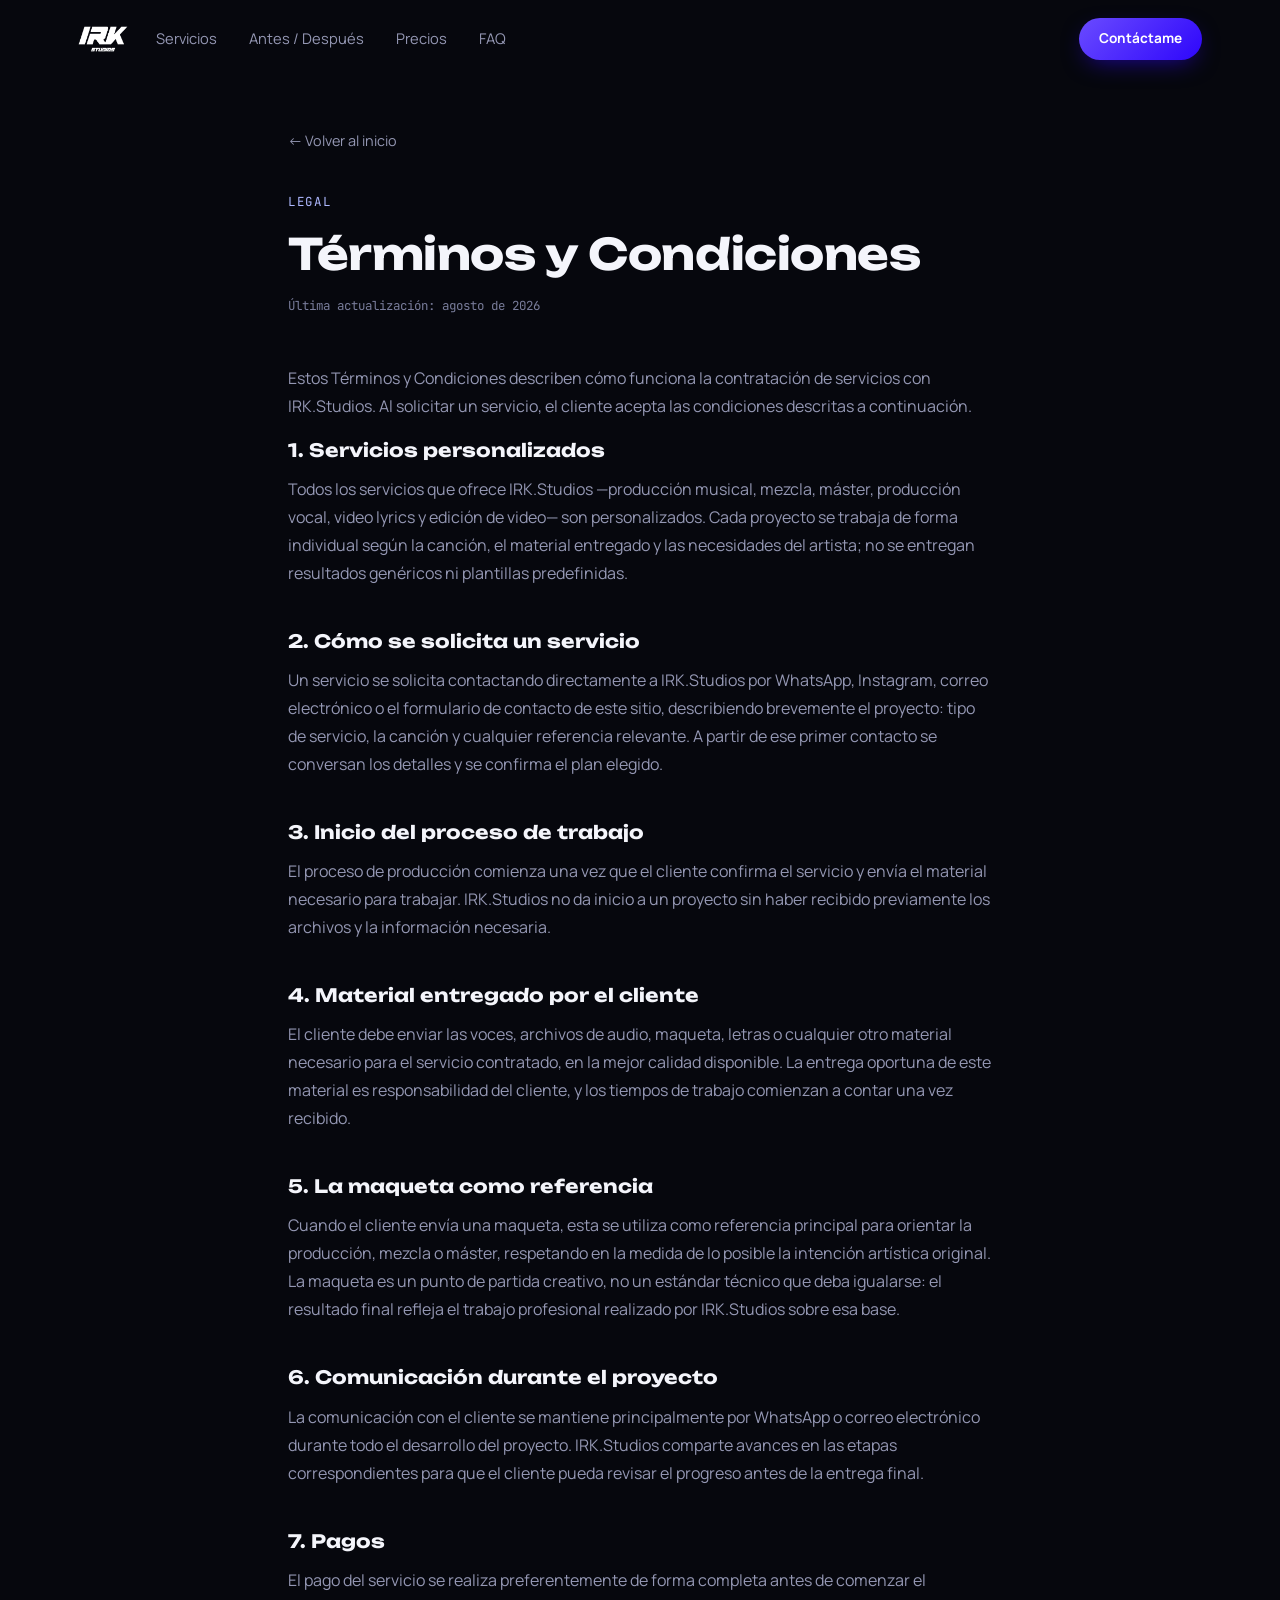
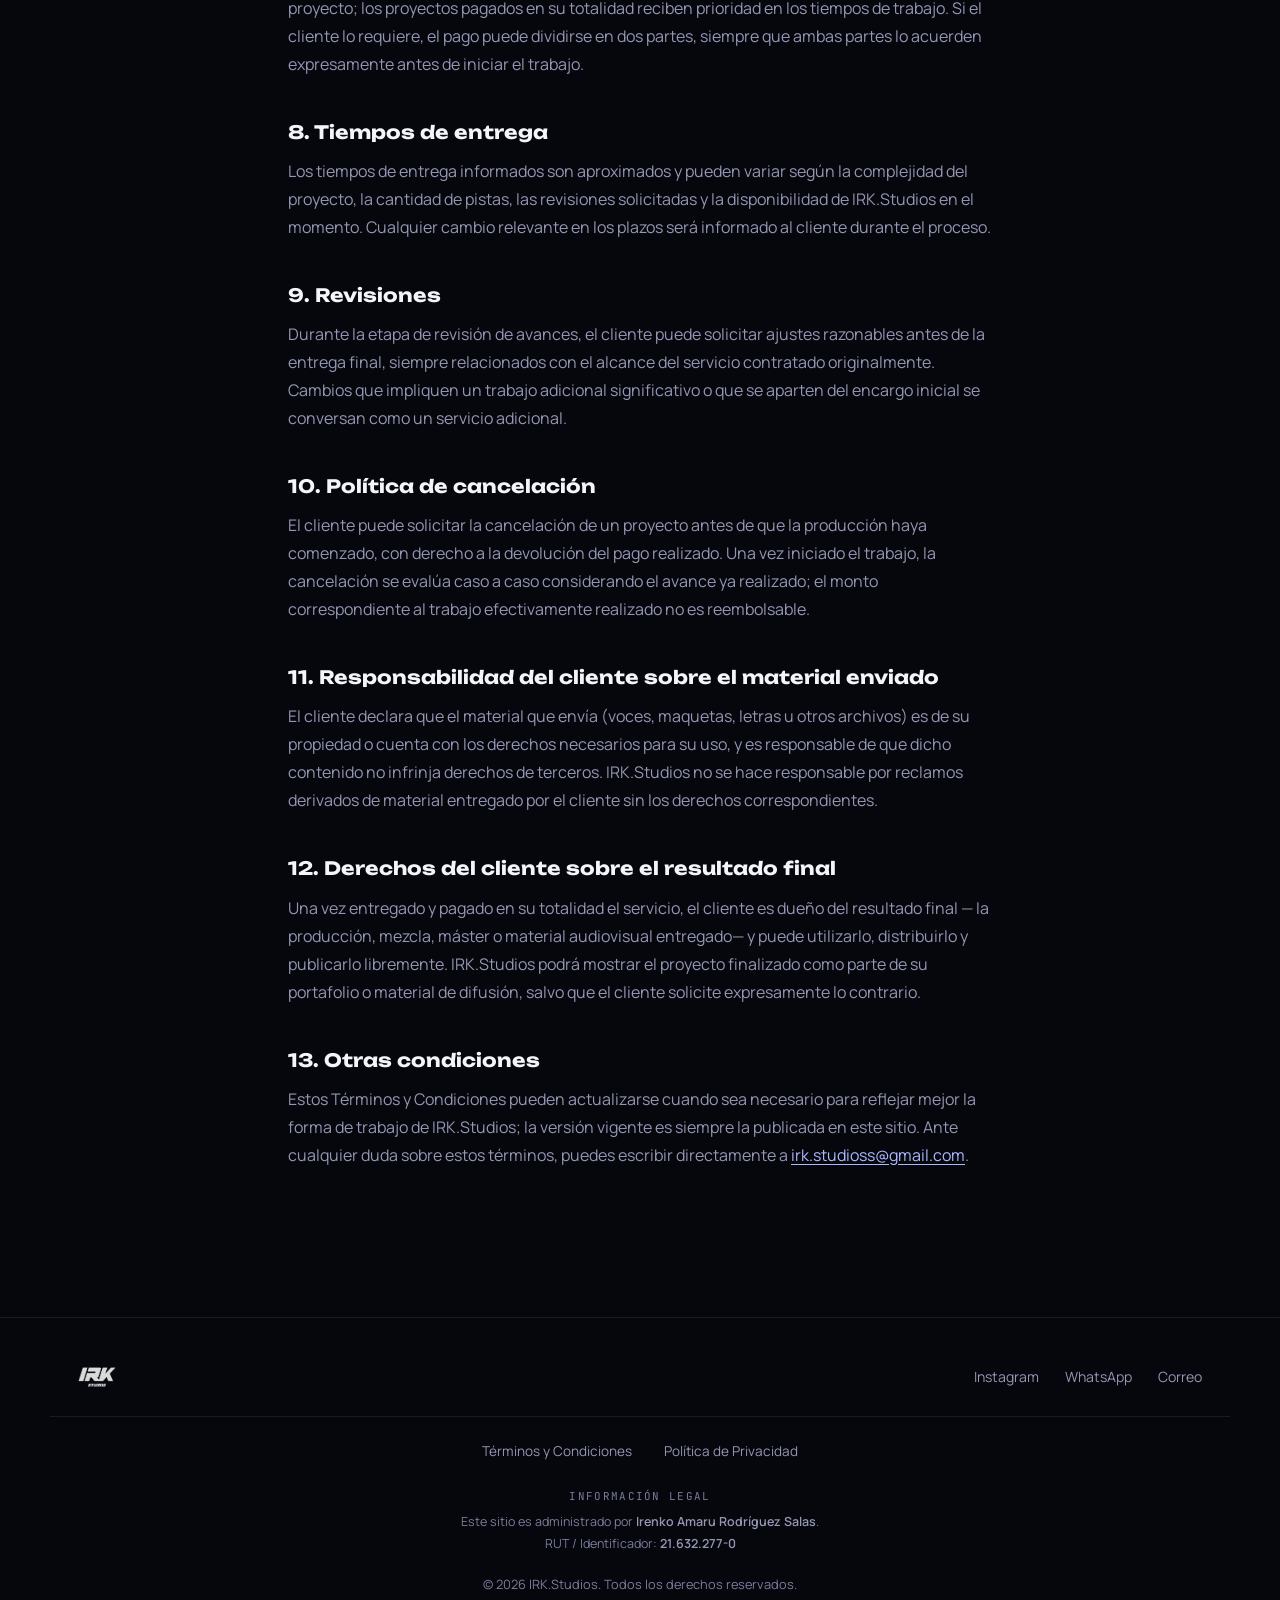
<file: terminos.html>
<!DOCTYPE html>
<html lang="es">
<head>
  <meta charset="UTF-8">
  <meta name="viewport" content="width=device-width, initial-scale=1.0">
  <meta name="robots" content="index, follow">
  <meta name="theme-color" content="#06070d">
  <title>Términos y Condiciones — IRK.Studios</title>
  <meta name="description" content="Términos y condiciones de los servicios de producción musical, mezcla, máster y edición audiovisual de IRK.Studios.">

  <!-- TODO: replace with your real domain once the site is live -->
  <link rel="canonical" href="https://www.irkstudios.com/terminos.html">

  <!-- Open Graph -->
  <meta property="og:type" content="website">
  <meta property="og:title" content="Términos y Condiciones — IRK.Studios">
  <meta property="og:description" content="Términos y condiciones de los servicios de IRK.Studios.">
  <meta property="og:url" content="https://www.irkstudios.com/terminos.html">
  <meta property="og:site_name" content="IRK.Studios">
  <meta property="og:locale" content="es_CL">

  <!-- Favicon -->
  <link rel="icon" href="favicon.ico" sizes="any">
  <link rel="icon" type="image/png" sizes="32x32" href="assets/favicon/favicon-32x32.png">
  <link rel="icon" type="image/png" sizes="192x192" href="assets/favicon/android-chrome-192x192.png">
  <link rel="apple-touch-icon" sizes="180x180" href="assets/favicon/apple-touch-icon.png">

  <!-- Fonts -->
  <link rel="preconnect" href="https://fonts.googleapis.com">
  <link rel="preconnect" href="https://fonts.gstatic.com" crossorigin>
  <link href="https://fonts.googleapis.com/css2?family=Unbounded:wght@500;600;700;800&family=Manrope:wght@400;500;600;700&family=JetBrains+Mono:wght@400;500&display=swap" rel="stylesheet">

  <link rel="stylesheet" href="style.css">
</head>
<body>

  <a href="#contenido" class="skip-link">Saltar al contenido principal</a>

  <!-- ============ NAV ============ -->
  <header class="nav" id="nav">
    <div class="nav__inner">
      <a href="index.html" class="nav__brand" aria-label="IRK.Studios — Inicio">
        <img src="assets/images/irk-logo-white.png" alt="IRK.Studios" class="nav__logo" width="1449" height="753">
      </a>

      <nav class="nav__links" aria-label="Navegación principal">
        <a href="index.html#servicios">Servicios</a>
        <a href="index.html#antes-despues">Antes / Después</a>
        <a href="index.html#precios">Precios</a>
        <a href="index.html#faq">FAQ</a>
      </nav>

      <a href="index.html#contacto" class="btn btn--primary btn--small nav__cta">Contáctame</a>

      <button class="nav__toggle" id="navToggle" aria-label="Abrir menú" aria-expanded="false" aria-controls="mobileMenu">
        <span></span><span></span><span></span>
      </button>
    </div>
  </header>

  <!-- ============ MOBILE MENU ============ -->
  <div class="mobile-menu" id="mobileMenu">
    <nav class="mobile-menu__links" aria-label="Navegación móvil">
      <a href="index.html#servicios">Servicios</a>
      <a href="index.html#antes-despues">Antes / Después</a>
      <a href="index.html#precios">Precios</a>
      <a href="index.html#faq">FAQ</a>
      <a href="index.html#contacto" class="btn btn--primary mobile-menu__cta">Contáctame</a>
    </nav>
    <div class="mobile-menu__social">
      <a href="https://www.instagram.com/irk.studios/" target="_blank" rel="noopener">Instagram</a>
      <a href="https://wa.me/56983274786" target="_blank" rel="noopener">WhatsApp</a>
      <a href="mailto:irk.studioss@gmail.com">Correo</a>
    </div>
  </div>

  <main id="contenido">
    <section class="section legal-page">
      <div class="section__inner section__inner--narrow">
        <a href="index.html" class="legal-page__back">← Volver al inicio</a>

        <div class="legal-page__header">
          <p class="eyebrow">Legal</p>
          <h1 class="section__title">Términos y Condiciones</h1>
          <p class="legal-page__updated">Última actualización: agosto de 2026</p>
        </div>

        <div class="legal-page__content">
          <p>
            Estos Términos y Condiciones describen cómo funciona la contratación de servicios con
            IRK.Studios. Al solicitar un servicio, el cliente acepta las condiciones descritas a continuación.
          </p>

          <h2>1. Servicios personalizados</h2>
          <p>
            Todos los servicios que ofrece IRK.Studios —producción musical, mezcla, máster, producción vocal,
            video lyrics y edición de video— son personalizados. Cada proyecto se trabaja de forma individual
            según la canción, el material entregado y las necesidades del artista; no se entregan resultados
            genéricos ni plantillas predefinidas.
          </p>

          <h2>2. Cómo se solicita un servicio</h2>
          <p>
            Un servicio se solicita contactando directamente a IRK.Studios por WhatsApp, Instagram, correo
            electrónico o el formulario de contacto de este sitio, describiendo brevemente el proyecto: tipo
            de servicio, la canción y cualquier referencia relevante. A partir de ese primer contacto se
            conversan los detalles y se confirma el plan elegido.
          </p>

          <h2>3. Inicio del proceso de trabajo</h2>
          <p>
            El proceso de producción comienza una vez que el cliente confirma el servicio y envía el material
            necesario para trabajar. IRK.Studios no da inicio a un proyecto sin haber recibido previamente los
            archivos y la información necesaria.
          </p>

          <h2>4. Material entregado por el cliente</h2>
          <p>
            El cliente debe enviar las voces, archivos de audio, maqueta, letras o cualquier otro material
            necesario para el servicio contratado, en la mejor calidad disponible. La entrega oportuna de este
            material es responsabilidad del cliente, y los tiempos de trabajo comienzan a contar una vez
            recibido.
          </p>

          <h2>5. La maqueta como referencia</h2>
          <p>
            Cuando el cliente envía una maqueta, esta se utiliza como referencia principal para orientar la
            producción, mezcla o máster, respetando en la medida de lo posible la intención artística
            original. La maqueta es un punto de partida creativo, no un estándar técnico que deba igualarse:
            el resultado final refleja el trabajo profesional realizado por IRK.Studios sobre esa base.
          </p>

          <h2>6. Comunicación durante el proyecto</h2>
          <p>
            La comunicación con el cliente se mantiene principalmente por WhatsApp o correo electrónico
            durante todo el desarrollo del proyecto. IRK.Studios comparte avances en las etapas
            correspondientes para que el cliente pueda revisar el progreso antes de la entrega final.
          </p>

          <h2>7. Pagos</h2>
          <p>
            El pago del servicio se realiza preferentemente de forma completa antes de comenzar el proyecto;
            los proyectos pagados en su totalidad reciben prioridad en los tiempos de trabajo. Si el cliente lo
            requiere, el pago puede dividirse en dos partes, siempre que ambas partes lo acuerden expresamente
            antes de iniciar el trabajo.
          </p>

          <h2>8. Tiempos de entrega</h2>
          <p>
            Los tiempos de entrega informados son aproximados y pueden variar según la complejidad del
            proyecto, la cantidad de pistas, las revisiones solicitadas y la disponibilidad de IRK.Studios en
            el momento. Cualquier cambio relevante en los plazos será informado al cliente durante el proceso.
          </p>

          <h2>9. Revisiones</h2>
          <p>
            Durante la etapa de revisión de avances, el cliente puede solicitar ajustes razonables antes de la
            entrega final, siempre relacionados con el alcance del servicio contratado originalmente. Cambios
            que impliquen un trabajo adicional significativo o que se aparten del encargo inicial se conversan
            como un servicio adicional.
          </p>

          <h2>10. Política de cancelación</h2>
          <p>
            El cliente puede solicitar la cancelación de un proyecto antes de que la producción haya
            comenzado, con derecho a la devolución del pago realizado. Una vez iniciado el trabajo, la
            cancelación se evalúa caso a caso considerando el avance ya realizado; el monto correspondiente al
            trabajo efectivamente realizado no es reembolsable.
          </p>

          <h2>11. Responsabilidad del cliente sobre el material enviado</h2>
          <p>
            El cliente declara que el material que envía (voces, maquetas, letras u otros archivos) es de su
            propiedad o cuenta con los derechos necesarios para su uso, y es responsable de que dicho contenido
            no infrinja derechos de terceros. IRK.Studios no se hace responsable por reclamos derivados de
            material entregado por el cliente sin los derechos correspondientes.
          </p>

          <h2>12. Derechos del cliente sobre el resultado final</h2>
          <p>
            Una vez entregado y pagado en su totalidad el servicio, el cliente es dueño del resultado final —
            la producción, mezcla, máster o material audiovisual entregado— y puede utilizarlo, distribuirlo y
            publicarlo libremente. IRK.Studios podrá mostrar el proyecto finalizado como parte de su portafolio
            o material de difusión, salvo que el cliente solicite expresamente lo contrario.
          </p>

          <h2>13. Otras condiciones</h2>
          <p>
            Estos Términos y Condiciones pueden actualizarse cuando sea necesario para reflejar mejor la forma
            de trabajo de IRK.Studios; la versión vigente es siempre la publicada en este sitio. Ante cualquier
            duda sobre estos términos, puedes escribir directamente a
            <a href="mailto:irk.studioss@gmail.com">irk.studioss@gmail.com</a>.
          </p>
        </div>
      </div>
    </section>
  </main>

  <!-- ============ FOOTER ============ -->
  <footer class="footer">
    <div class="footer__inner">
      <img src="assets/images/irk-logo-white.png" alt="IRK.Studios" class="footer__logo" width="1449" height="753" loading="lazy" decoding="async">
      <div class="footer__social">
        <a href="https://www.instagram.com/irk.studios/" target="_blank" rel="noopener">Instagram</a>
        <a href="https://wa.me/56983274786" target="_blank" rel="noopener">WhatsApp</a>
        <a href="mailto:irk.studioss@gmail.com">Correo</a>
      </div>
    </div>

    <nav class="footer__legal-links" aria-label="Legal">
      <a href="terminos.html">Términos y Condiciones</a>
      <a href="privacidad.html">Política de Privacidad</a>
    </nav>

    <div class="footer__legal-info">
      <p class="footer__legal-title">Información legal</p>
      <p>Este sitio es administrado por <strong>Irenko Amaru Rodríguez Salas</strong>.</p>
      <p>RUT / Identificador: <strong>21.632.277-0</strong></p>
    </div>

    <p class="footer__copy">© <span id="year">2026</span> IRK.Studios. Todos los derechos reservados.</p>
  </footer>

  <script src="script.js"></script>
</body>
</html>
</file>
<file: style.css>
/* ==========================================================================
   IRK.Studios — Stylesheet
   Design system: deep space background, electric blue (#2E06FB) brand accent,
   Unbounded (display) / Manrope (body) / JetBrains Mono (labels & data).
   ========================================================================== */

/* ---------- Design tokens ---------- */
:root {
  --bg: #06070d;
  --bg-elevated: #0d0f1e;
  --bg-elevated-2: #12142a;

  --blue: #2e06fb;
  --blue-light: #6a4bff;
  --blue-ice: #aeb8ff;

  --text: #f4f5fb;
  --text-muted: #9497b3;
  --text-faint: #797d9b;

  --line: rgba(255, 255, 255, 0.08);
  --line-strong: rgba(255, 255, 255, 0.16);
  --glass: rgba(255, 255, 255, 0.03);
  --form-error: #ff8080;

  --font-display: 'Unbounded', sans-serif;
  --font-body: 'Manrope', sans-serif;
  --font-mono: 'JetBrains Mono', monospace;

  --container: 1180px;
  --section-pad: clamp(72px, 10vw, 140px);
  --radius-lg: 24px;
  --radius-md: 16px;
  --radius-sm: 10px;

  --ease: cubic-bezier(0.16, 1, 0.3, 1);
}

/* ---------- Reset ---------- */
* , *::before, *::after { box-sizing: border-box; }
html { scroll-behavior: smooth; }

@media (prefers-reduced-motion: reduce) {
  html { scroll-behavior: auto; }
  * , *::before, *::after {
    animation-duration: 0.001ms !important;
    animation-iteration-count: 1 !important;
    transition-duration: 0.001ms !important;
    scroll-behavior: auto !important;
  }
}

body {
  margin: 0;
  background: var(--bg);
  color: var(--text);
  font-family: var(--font-body);
  font-size: 16px;
  line-height: 1.6;
  -webkit-font-smoothing: antialiased;
  overflow-x: hidden;
}

img { max-width: 100%; display: block; }
[hidden] { display: none !important; }
a { color: inherit; text-decoration: none; }
ul, ol { margin: 0; padding: 0; list-style: none; }
button { font: inherit; color: inherit; background: none; border: 0; cursor: pointer; padding: 0; }

h1, h2, h3 { font-family: var(--font-display); font-weight: 700; margin: 0; line-height: 1.15; }
p { margin: 0; }

:focus-visible {
  outline: 2px solid var(--blue-ice);
  outline-offset: 3px;
  border-radius: 4px;
}

/* ---------- Skip link (accessibility) ---------- */
.skip-link {
  position: absolute;
  top: -48px;
  left: 16px;
  z-index: 200;
  background: var(--blue);
  color: #fff;
  font-family: var(--font-body);
  font-weight: 700;
  font-size: 0.9rem;
  padding: 12px 20px;
  border-radius: 8px;
  transition: top 0.25s var(--ease);
}
.skip-link:focus {
  top: 16px;
}

/* ---------- Layout utilities ---------- */
.section { padding: var(--section-pad) 0; position: relative; }
.section__inner { max-width: var(--container); margin: 0 auto; padding: 0 28px; }
.section__inner--narrow { max-width: 760px; }
.section__inner--center { text-align: center; display: flex; flex-direction: column; align-items: center; }

.section__head { max-width: 640px; margin-bottom: 56px; }
.section__title { font-size: clamp(1.9rem, 3.4vw, 2.7rem); letter-spacing: -0.01em; }
.section__lead { margin-top: 16px; color: var(--text-muted); font-size: 1.05rem; max-width: 520px; }

.eyebrow {
  font-family: var(--font-mono);
  font-size: 0.78rem;
  letter-spacing: 0.14em;
  text-transform: uppercase;
  color: var(--blue-ice);
  display: flex;
  align-items: center;
  gap: 10px;
  margin: 0 0 18px;
}
.eyebrow__dot {
  width: 7px; height: 7px; border-radius: 50%;
  background: var(--blue-light);
  box-shadow: 0 0 0 0 rgba(106,75,255,0.6);
  animation: pulse-dot 2.4s var(--ease) infinite;
  flex-shrink: 0;
}
.eyebrow--center { justify-content: center; }
.gracias__actions { justify-content: center; margin-top: 36px; }
@keyframes pulse-dot {
  0% { box-shadow: 0 0 0 0 rgba(106,75,255,0.55); }
  70% { box-shadow: 0 0 0 9px rgba(106,75,255,0); }
  100% { box-shadow: 0 0 0 0 rgba(106,75,255,0); }
}

/* Scroll reveal */
.reveal { opacity: 0; transform: translateY(24px); transition: opacity 0.8s var(--ease), transform 0.8s var(--ease); }
.reveal.is-visible { opacity: 1; transform: translateY(0); }
@media (prefers-reduced-motion: reduce) {
  .reveal { opacity: 1; transform: none; }
}

/* ---------- Buttons ---------- */
.btn {
  display: inline-flex;
  align-items: center;
  justify-content: center;
  gap: 8px;
  font-family: var(--font-body);
  font-weight: 700;
  font-size: 0.95rem;
  padding: 15px 28px;
  border-radius: 999px;
  transition: transform 0.3s var(--ease), box-shadow 0.3s var(--ease), background 0.3s var(--ease), border-color 0.3s var(--ease);
  white-space: nowrap;
}
.btn--primary {
  background: linear-gradient(135deg, var(--blue-light), var(--blue));
  color: #fff;
  box-shadow: 0 8px 24px -8px rgba(46, 6, 251, 0.65);
}
.btn--primary:hover { transform: translateY(-2px); box-shadow: 0 12px 32px -8px rgba(46, 6, 251, 0.8); }
.btn--ghost {
  background: transparent;
  border: 1px solid var(--line-strong);
  color: var(--text);
}
.btn--ghost:hover { border-color: var(--blue-ice); background: rgba(174,184,255,0.06); }
.btn--outline {
  background: transparent;
  border: 1px solid var(--line-strong);
  color: var(--text);
  width: 100%;
}
.btn--outline:hover { border-color: var(--blue-ice); background: rgba(174,184,255,0.06); }
.btn--small { padding: 10px 20px; font-size: 0.85rem; }

/* ==========================================================================
   NAV
   ========================================================================== */
.nav {
  position: fixed;
  top: 0; left: 0; right: 0;
  z-index: 100;
  padding: 18px 0;
  transition: padding 0.35s var(--ease), background 0.35s var(--ease), border-color 0.35s var(--ease);
  border-bottom: 1px solid transparent;
}
.nav.is-scrolled {
  padding: 12px 0;
  background: rgba(6, 7, 13, 0.75);
  backdrop-filter: blur(16px);
  -webkit-backdrop-filter: blur(16px);
  border-bottom-color: var(--line);
}
.nav__inner {
  max-width: var(--container);
  margin: 0 auto;
  padding: 0 28px;
  display: flex;
  align-items: center;
  gap: 28px;
}
.nav__brand { flex-shrink: 0; line-height: 0; }
.nav__logo { height: 26px; width: auto; }
.nav__links {
  display: flex;
  gap: 32px;
  margin-right: auto;
  font-size: 0.92rem;
  color: var(--text-muted);
}
.nav__links a { transition: color 0.25s; }
.nav__links a:hover { color: var(--text); }
.nav__cta { flex-shrink: 0; }
.nav__toggle {
  display: none;
  flex-direction: column;
  justify-content: center;
  gap: 5px;
  width: 34px; height: 34px;
  flex-shrink: 0;
}
.nav__toggle span {
  display: block; height: 2px; width: 100%;
  background: var(--text);
  border-radius: 2px;
  transition: transform 0.3s var(--ease), opacity 0.3s var(--ease);
}
.nav__toggle[aria-expanded="true"] span:nth-child(1) { transform: translateY(7px) rotate(45deg); }
.nav__toggle[aria-expanded="true"] span:nth-child(2) { opacity: 0; }
.nav__toggle[aria-expanded="true"] span:nth-child(3) { transform: translateY(-7px) rotate(-45deg); }

/* Mobile menu overlay */
.mobile-menu {
  position: fixed;
  inset: 0;
  z-index: 90;
  background: rgba(6,7,13,0.98);
  backdrop-filter: blur(20px);
  display: flex;
  flex-direction: column;
  justify-content: center;
  padding: 100px 32px 60px;
  transform: translateY(-100%);
  opacity: 0;
  transition: transform 0.45s var(--ease), opacity 0.4s var(--ease);
  pointer-events: none;
}
.mobile-menu.is-open { transform: translateY(0); opacity: 1; pointer-events: auto; }
.mobile-menu__links { display: flex; flex-direction: column; gap: 26px; }
.mobile-menu__links a { font-family: var(--font-display); font-size: 1.6rem; font-weight: 600; }
.mobile-menu__cta { align-self: flex-start; margin-top: 12px; }
.mobile-menu__social {
  display: flex; gap: 24px;
  margin-top: 60px;
  font-family: var(--font-mono);
  font-size: 0.85rem;
  color: var(--text-muted);
}

/* ==========================================================================
   HERO
   ========================================================================== */
.hero {
  position: relative;
  min-height: 100svh;
  display: flex;
  flex-direction: column;
  align-items: center;
  justify-content: center;
  padding: 140px 28px 100px;
  overflow: hidden;
}
.hero__bg { position: absolute; inset: 0; z-index: 0; overflow: hidden; }
.hero__glow {
  position: absolute;
  top: -20%; left: 50%;
  width: 1100px; height: 1100px;
  transform: translateX(-50%);
  background: radial-gradient(circle, rgba(46,6,251,0.35) 0%, rgba(46,6,251,0.12) 40%, transparent 70%);
  filter: blur(10px);
}
.hero__watermark {
  position: absolute;
  right: -6%;
  bottom: 4%;
  width: min(46vw, 620px);
  height: auto;
  opacity: 0.05;
  mix-blend-mode: screen;
  pointer-events: none;
}
.hero__eq {
  position: absolute;
  left: 0; right: 0; bottom: 0;
  height: 120px;
  display: flex;
  align-items: flex-end;
  justify-content: center;
  gap: 5px;
  padding: 0 10%;
  opacity: 0.22;
  mask-image: linear-gradient(to top, black, transparent);
  -webkit-mask-image: linear-gradient(to top, black, transparent);
}
.hero__eq span {
  flex: 1;
  max-width: 6px;
  background: linear-gradient(to top, var(--blue-light), transparent);
  border-radius: 3px;
  animation: eq-bounce 2.6s ease-in-out infinite;
}
@keyframes eq-bounce {
  0%, 100% { transform: scaleY(0.3); }
  50% { transform: scaleY(1); }
}
@media (prefers-reduced-motion: reduce) {
  .hero__eq span { animation: none; transform: scaleY(0.6); }
}

.hero__content { position: relative; z-index: 1; max-width: 780px; text-align: center; }
.hero__eyebrow { justify-content: center; }
.hero__title {
  font-size: clamp(2.4rem, 6vw, 4.4rem);
  letter-spacing: -0.015em;
  margin-bottom: 22px;
}
.hero__subtitle {
  font-size: clamp(1rem, 1.6vw, 1.2rem);
  color: var(--text-muted);
  max-width: 560px;
  margin: 0 auto 40px;
}
.hero__actions { display: flex; gap: 16px; justify-content: center; flex-wrap: wrap; }

.hero__scroll {
  position: relative;
  z-index: 1;
  margin-top: 56px;
  display: flex;
  flex-direction: column;
  align-items: center;
  gap: 10px;
  font-family: var(--font-mono);
  font-size: 0.72rem;
  letter-spacing: 0.14em;
  text-transform: uppercase;
  color: var(--text-faint);
}
/* Note: the scroll indicator's pulsing dot animates inside its own SVG file
   (assets/icons/scroll-indicator.svg) since it's loaded as an external
   <img> — external CSS/keyframes can no longer reach inside it. */

/* ==========================================================================
   ABOUT
   ========================================================================== */
.about__grid {
  display: grid;
  grid-template-columns: 1.5fr 1fr;
  gap: 64px;
  align-items: start;
}
.about__text { color: var(--text-muted); font-size: 1.05rem; margin-top: 20px; max-width: 540px; }
.about__side { display: flex; flex-direction: column; gap: 16px; margin-top: 4px; }
.about__card {
  border: 1px solid var(--line);
  background: var(--glass);
  border-radius: var(--radius-md);
  padding: 26px;
  display: flex;
  flex-direction: column;
  gap: 8px;
}
.about__card-number { font-family: var(--font-display); font-size: 1.8rem; color: var(--blue-ice); }
.about__card-label { color: var(--text-muted); font-size: 0.92rem; }
.about__note {
  margin-top: 48px;
  color: var(--text-faint);
  font-size: 0.88rem;
  font-style: italic;
}

/* ==========================================================================
   SERVICES
   ========================================================================== */
.services__grid {
  display: grid;
  grid-template-columns: repeat(3, 1fr);
  gap: 1px;
  background: var(--line);
  border: 1px solid var(--line);
  border-radius: var(--radius-lg);
  overflow: hidden;
}
.service-card {
  background: var(--bg);
  padding: 40px 34px;
  transition: background 0.35s var(--ease);
}
.service-card:hover { background: var(--bg-elevated); }
.service-card__icon {
  width: 46px; height: 46px;
  display: flex; align-items: center; justify-content: center;
  border-radius: 12px;
  background: rgba(46, 6, 251, 0.14);
  margin-bottom: 22px;
}
.service-card__icon img { width: 22px; height: 22px; }
.service-card h3 { font-size: 1.05rem; margin-bottom: 10px; }
.service-card p { color: var(--text-muted); font-size: 0.92rem; }

/* ==========================================================================
   WORKFLOW
   ========================================================================== */
.workflow__steps {
  display: grid;
  grid-template-columns: repeat(4, 1fr);
  gap: 28px;
  position: relative;
}
.workflow__steps::before {
  content: "";
  position: absolute;
  top: 22px; left: 0; right: 0;
  height: 1px;
  background: linear-gradient(to right, transparent, var(--line-strong) 8%, var(--line-strong) 92%, transparent);
}
.workflow__step { position: relative; }
.workflow__number {
  display: block;
  font-family: var(--font-mono);
  font-size: 0.95rem;
  color: var(--blue-ice);
  background: var(--bg);
  width: 44px;
  margin-bottom: 22px;
  position: relative;
  z-index: 1;
}
.workflow__step h3 { font-size: 1.05rem; margin-bottom: 10px; }
.workflow__step p { color: var(--text-muted); font-size: 0.92rem; }

.remote-strip {
  margin-top: 64px;
  display: flex;
  align-items: center;
  gap: 20px;
  padding: 26px 30px;
  border: 1px solid var(--line);
  border-radius: var(--radius-md);
  background: linear-gradient(135deg, rgba(46,6,251,0.08), transparent);
}
.remote-strip__icon {
  flex-shrink: 0;
  width: 42px; height: 42px;
  display: flex; align-items: center; justify-content: center;
  border-radius: 50%;
  background: rgba(46,6,251,0.15);
}
.remote-strip__icon img { width: 22px; height: 22px; }
.remote-strip p { color: var(--text-muted); font-size: 0.95rem; }
.remote-strip strong { color: var(--text); }

/* ==========================================================================
   COMPARE (Before / After waveform players)
   ========================================================================== */
.compare__grid {
  display: grid;
  grid-template-columns: 1fr 1fr;
  gap: 24px;
}
.wave-player {
  border: 1px solid var(--line);
  border-radius: var(--radius-lg);
  padding: 32px;
  background: var(--glass);
}
.wave-player--accent {
  border-color: rgba(106, 75, 255, 0.35);
  background: linear-gradient(160deg, rgba(46,6,251,0.1), rgba(255,255,255,0.02));
}
.wave-player__head { margin-bottom: 26px; }
.wave-player__tag {
  display: inline-block;
  font-family: var(--font-mono);
  font-size: 0.7rem;
  letter-spacing: 0.12em;
  text-transform: uppercase;
  color: var(--text-faint);
  border: 1px solid var(--line-strong);
  border-radius: 999px;
  padding: 4px 12px;
  margin-bottom: 14px;
}
.wave-player__tag--accent { color: var(--blue-ice); border-color: rgba(174,184,255,0.4); }
.wave-player__head h3 { font-size: 1.15rem; }
.wave-player__sub { color: var(--text-muted); font-weight: 400; font-size: 0.9rem; }

.wave-player__controls { display: flex; align-items: center; gap: 14px; }
.wave-skip {
  flex-shrink: 0;
  width: 36px; height: 36px;
  border-radius: 50%;
  border: 1px solid var(--line-strong);
  display: flex; align-items: center; justify-content: center;
  transition: border-color 0.25s var(--ease), background 0.25s var(--ease), transform 0.25s var(--ease);
}
.wave-skip:hover { border-color: var(--blue-ice); background: rgba(174,184,255,0.08); transform: scale(1.05); }
.wave-skip img { width: 16px; height: 16px; }
.wave-play {
  flex-shrink: 0;
  width: 48px; height: 48px;
  border-radius: 50%;
  background: linear-gradient(135deg, var(--blue-light), var(--blue));
  display: flex; align-items: center; justify-content: center;
  transition: transform 0.25s var(--ease);
}
.wave-play:hover { transform: scale(1.06); }
.wave-play img { width: 18px; height: 18px; }

.wave-track {
  position: relative;
  flex: 1;
  min-width: 0;
  height: 44px;
  cursor: pointer;
  touch-action: none;
}
.wave-visual {
  position: absolute;
  inset: 0;
  overflow: hidden;
}
.wave-bars {
  position: absolute; inset: 0;
  display: flex;
  align-items: center;
  gap: 2px;
}
.wave-bars span { flex: 1; min-width: 0; border-radius: 2px; background: var(--line-strong); }
.wave-bars--fg span { background: var(--blue-ice); }
.wave-progress {
  position: absolute; inset: 0;
  width: 0%;
  overflow: hidden;
}
.wave-playhead {
  position: absolute;
  top: -6px;
  bottom: -6px;
  left: 0%;
  width: 3px;
  background: #fff;
  border-radius: 3px;
  pointer-events: none;
  transform: translateX(-1.5px);
  box-shadow: 0 0 8px rgba(255, 255, 255, 0.7);
  z-index: 2;
}
.wave-playhead::after {
  content: "";
  position: absolute;
  top: -4px;
  left: 50%;
  width: 13px;
  height: 13px;
  border-radius: 50%;
  background: #fff;
  box-shadow: 0 0 0 5px rgba(174, 184, 255, 0.3), 0 0 10px rgba(255, 255, 255, 0.5);
  transform: translateX(-50%);
}
.wave-time {
  flex-shrink: 0;
  font-family: var(--font-mono);
  font-size: 0.78rem;
  color: var(--text-muted);
  white-space: nowrap;
}

/* ==========================================================================
   PRICING
   ========================================================================== */
.price-card--main {
  border: 1px solid rgba(174,184,255,0.35);
  border-radius: var(--radius-lg);
  padding: 46px;
  background: linear-gradient(135deg, rgba(46,6,251,0.14), rgba(255,255,255,0.02));
  display: flex;
  justify-content: space-between;
  align-items: center;
  gap: 40px;
  box-shadow: 0 30px 80px -40px rgba(46,6,251,0.55);
}
.price-card__name { font-family: var(--font-display); font-size: 1.5rem; }
.price-card__desc { color: var(--text-muted); margin-top: 12px; max-width: 420px; }
.price-card__tags { display: flex; gap: 10px; margin-top: 20px; flex-wrap: wrap; }
.price-card__tags span {
  font-family: var(--font-mono);
  font-size: 0.72rem;
  letter-spacing: 0.06em;
  text-transform: uppercase;
  border: 1px solid var(--line-strong);
  border-radius: 999px;
  padding: 5px 12px;
  color: var(--text-muted);
}
.price-card__value { text-align: right; display: flex; flex-direction: column; align-items: flex-end; gap: 6px; flex-shrink: 0; }
.price-card__amount { font-family: var(--font-display); font-size: 2.2rem; color: var(--text); }
.price-card__amount-alt { font-family: var(--font-mono); color: var(--text-muted); font-size: 0.95rem; margin-bottom: 10px; }
.price-card__value .btn { margin-top: 6px; }

.pricing__packs-label {
  font-family: var(--font-mono);
  font-size: 0.78rem;
  letter-spacing: 0.12em;
  text-transform: uppercase;
  color: var(--text-faint);
  margin: 56px 0 24px;
}
.pricing__grid { display: grid; grid-template-columns: 1fr 1fr; gap: 20px; }
.pricing__grid .price-card {
  border: 1px solid var(--line);
  border-radius: var(--radius-md);
  padding: 32px;
  display: flex;
  flex-direction: column;
  gap: 4px;
  transition: border-color 0.3s var(--ease), transform 0.3s var(--ease);
}
.pricing__grid .price-card:hover { border-color: var(--line-strong); transform: translateY(-3px); }
.pricing__grid .price-card__name { font-size: 1.05rem; font-family: var(--font-body); font-weight: 700; }
.pricing__grid .price-card__desc { font-size: 0.9rem; margin-bottom: 18px; }
.price-card__value--stacked { align-items: flex-start; text-align: left; margin-bottom: 22px; }
.price-card__value--stacked .price-card__amount { font-size: 1.6rem; }

.pricing__note { margin-top: 28px; color: var(--text-faint); font-size: 0.85rem; }

/* ==========================================================================
   FAQ
   ========================================================================== */
.faq__list { border-top: 1px solid var(--line); }
.faq__item { border-bottom: 1px solid var(--line); }
.faq__question {
  width: 100%;
  display: flex;
  align-items: center;
  justify-content: space-between;
  padding: 24px 4px;
  text-align: left;
  font-family: var(--font-display);
  font-size: 1.02rem;
  font-weight: 600;
}
.faq__icon {
  position: relative;
  width: 18px; height: 18px;
  flex-shrink: 0;
}
.faq__icon::before, .faq__icon::after {
  content: "";
  position: absolute;
  background: var(--blue-ice);
  border-radius: 2px;
  transition: transform 0.3s var(--ease);
}
.faq__icon::before { top: 50%; left: 0; width: 100%; height: 2px; transform: translateY(-50%); }
.faq__icon::after { left: 50%; top: 0; height: 100%; width: 2px; transform: translateX(-50%); }
.faq__question[aria-expanded="true"] .faq__icon::after { transform: translateX(-50%) rotate(90deg); opacity: 0; }

.faq__answer {
  display: grid;
  grid-template-rows: 0fr;
  transition: grid-template-rows 0.4s var(--ease);
}
.faq__answer > p {
  overflow: hidden;
  color: var(--text-muted);
  padding-right: 40px;
}
.faq__item.is-open .faq__answer { grid-template-rows: 1fr; }
.faq__answer > * { min-height: 0; }
.faq__item.is-open .faq__answer > p { padding-bottom: 22px; }

/* ==========================================================================
   CONTACT
   ========================================================================== */
.contact .section__inner { text-align: center; display: flex; flex-direction: column; align-items: center; }
.contact__title { max-width: 620px; }
.contact__lead { color: var(--text-muted); margin-top: 18px; font-size: 1.05rem; }
.contact__actions { display: flex; gap: 16px; margin-top: 44px; flex-wrap: wrap; justify-content: center; }
.contact__btn {
  display: flex; align-items: center; gap: 10px;
  padding: 15px 26px;
  border: 1px solid var(--line-strong);
  border-radius: 999px;
  font-weight: 700;
  font-size: 0.95rem;
  transition: border-color 0.3s var(--ease), background 0.3s var(--ease), transform 0.3s var(--ease);
}
.contact__btn img { width: 19px; height: 19px; }
.contact__btn:hover { border-color: var(--blue-ice); background: rgba(174,184,255,0.06); transform: translateY(-2px); }

.contact__email-note {
  margin-top: 28px;
  color: var(--text-muted);
  font-size: 0.92rem;
}
.contact__email-note a {
  color: var(--blue-ice);
  font-weight: 700;
  text-decoration: underline;
  text-underline-offset: 3px;
  transition: color 0.25s;
}
.contact__email-note a:hover { color: var(--text); }

.contact__divider {
  display: flex;
  align-items: center;
  gap: 16px;
  max-width: 640px;
  margin: 48px auto 0;
  color: var(--text-faint);
  font-family: var(--font-mono);
  font-size: 0.72rem;
  letter-spacing: 0.1em;
  text-transform: uppercase;
}
.contact__divider::before,
.contact__divider::after {
  content: "";
  flex: 1;
  height: 1px;
  background: var(--line);
}

.contact-form {
  max-width: 640px;
  margin: 32px auto 0;
  text-align: left;
  display: flex;
  flex-direction: column;
  gap: 22px;
  padding: 44px;
  border: 1px solid rgba(174, 184, 255, 0.25);
  border-radius: var(--radius-lg);
  background: linear-gradient(160deg, rgba(46, 6, 251, 0.12), rgba(255, 255, 255, 0.02));
  box-shadow: 0 30px 90px -45px rgba(46, 6, 251, 0.6);
}
.contact-form__honey { position: absolute; left: -9999px; width: 1px; height: 1px; opacity: 0; }
.contact-form__row { display: flex; flex-direction: column; gap: 9px; }
.contact-form__row label {
  font-family: var(--font-mono);
  font-size: 0.74rem;
  letter-spacing: 0.08em;
  text-transform: uppercase;
  color: var(--text-muted);
}
.contact-form__row input,
.contact-form__row textarea {
  width: 100%;
  background: rgba(255, 255, 255, 0.04);
  border: 1px solid var(--line-strong);
  border-radius: var(--radius-sm);
  padding: 16px 18px;
  color: var(--text);
  font-family: var(--font-body);
  font-size: 1.02rem;
  transition: border-color 0.25s var(--ease), background 0.25s var(--ease);
}
.contact-form__row textarea { resize: vertical; min-height: 140px; }
.contact-form__row input::placeholder,
.contact-form__row textarea::placeholder { color: var(--text-faint); }
.contact-form__row input:focus,
.contact-form__row textarea:focus {
  outline: none;
  border-color: var(--blue-ice);
  background: rgba(174, 184, 255, 0.07);
}
.contact-form__submit {
  width: 100%;
  margin-top: 6px;
  padding-top: 18px;
  padding-bottom: 18px;
  font-size: 1.02rem;
}
.contact-form__submit:disabled { opacity: 0.65; cursor: not-allowed; transform: none; }
.contact-form__status {
  min-height: 1.2em;
  font-size: 0.92rem;
  color: var(--text-muted);
}
.contact-form__status--ok { color: var(--blue-ice); }
.contact-form__status--error { color: var(--form-error); }

/* ==========================================================================
   FOOTER
   ========================================================================== */
.footer { border-top: 1px solid var(--line); padding: 48px 0 32px; }
.footer__inner {
  max-width: var(--container);
  margin: 0 auto;
  padding: 0 28px;
  display: flex;
  align-items: center;
  justify-content: space-between;
  gap: 20px;
  flex-wrap: wrap;
}
.footer__logo { height: 20px; width: auto; opacity: 0.85; }
.footer__social { display: flex; gap: 26px; font-size: 0.88rem; color: var(--text-muted); }
.footer__social a:hover { color: var(--text); }

.footer__legal-links {
  max-width: var(--container);
  margin: 28px auto 0;
  padding: 24px 28px 0;
  border-top: 1px solid var(--line);
  display: flex;
  justify-content: center;
  flex-wrap: wrap;
  gap: 12px 32px;
  font-size: 0.85rem;
  color: var(--text-muted);
}
.footer__legal-links a:hover { color: var(--text); }

.footer__legal-info {
  max-width: 480px;
  margin: 24px auto 0;
  padding: 0 28px;
  text-align: center;
  color: var(--text-faint);
  font-size: 0.78rem;
  line-height: 1.7;
}
.footer__legal-title {
  font-family: var(--font-mono);
  font-size: 0.68rem;
  letter-spacing: 0.12em;
  text-transform: uppercase;
  color: var(--text-faint);
  margin-bottom: 6px;
}
.footer__legal-info strong { color: var(--text-muted); font-weight: 600; }

.footer__copy {
  text-align: center;
  color: var(--text-faint);
  font-size: 0.8rem;
  margin-top: 20px;
}

/* ==========================================================================
   LEGAL PAGES (Términos y Condiciones, Política de Privacidad)
   ========================================================================== */
.legal-page__back {
  display: inline-block;
  color: var(--text-muted);
  font-size: 0.9rem;
  margin-bottom: 40px;
  transition: color 0.25s;
}
.legal-page__back:hover { color: var(--blue-ice); }

.legal-page__header { margin-bottom: 48px; }
.legal-page__updated {
  margin-top: 16px;
  color: var(--text-faint);
  font-family: var(--font-mono);
  font-size: 0.78rem;
}

.legal-page__content p {
  color: var(--text-muted);
  font-size: 1rem;
  line-height: 1.75;
  margin-bottom: 20px;
}
.legal-page__content h2 {
  font-size: 1.15rem;
  color: var(--text);
  margin: 44px 0 14px;
}
.legal-page__content h2:first-of-type { margin-top: 8px; }
.legal-page__content a {
  color: var(--blue-ice);
  text-decoration: underline;
  text-underline-offset: 3px;
}
.legal-page__content a:hover { color: var(--text); }

/* ==========================================================================
   RESPONSIVE
   ========================================================================== */
@media (max-width: 900px) {
  .nav__links, .nav__cta { display: none; }
  .nav__toggle { display: flex; }

  .about__grid { grid-template-columns: 1fr; gap: 40px; }
  .services__grid { grid-template-columns: repeat(2, 1fr); }
  .workflow__steps { grid-template-columns: repeat(2, 1fr); row-gap: 40px; }
  .workflow__steps::before { display: none; }
  .compare__grid { grid-template-columns: 1fr; }
  .pricing__grid { grid-template-columns: 1fr; }
  .price-card--main { flex-direction: column; align-items: flex-start; gap: 28px; }
  .price-card__value { align-items: flex-start; text-align: left; width: 100%; }
  .price-card__value .btn { width: 100%; }
}

@media (max-width: 560px) {
  .section { padding: 64px 0; }
  .services__grid { grid-template-columns: 1fr; }
  .workflow__steps { grid-template-columns: 1fr; }
  .hero__actions { flex-direction: column; width: 100%; }
  .hero__actions .btn { width: 100%; }
  .contact__actions { flex-direction: column; width: 100%; }
  .contact__btn { justify-content: center; }
  .wave-player { padding: 24px 20px; }
  .wave-player__controls { gap: 8px; }
  .wave-skip { width: 30px; height: 30px; }
  .wave-skip img { width: 14px; height: 14px; }
  .wave-time { font-size: 0.68rem; }
  .price-card--main { padding: 30px 24px; }
  .footer__inner { flex-direction: column; text-align: center; }
  .contact-form { padding: 28px 22px; }
}
</file>
